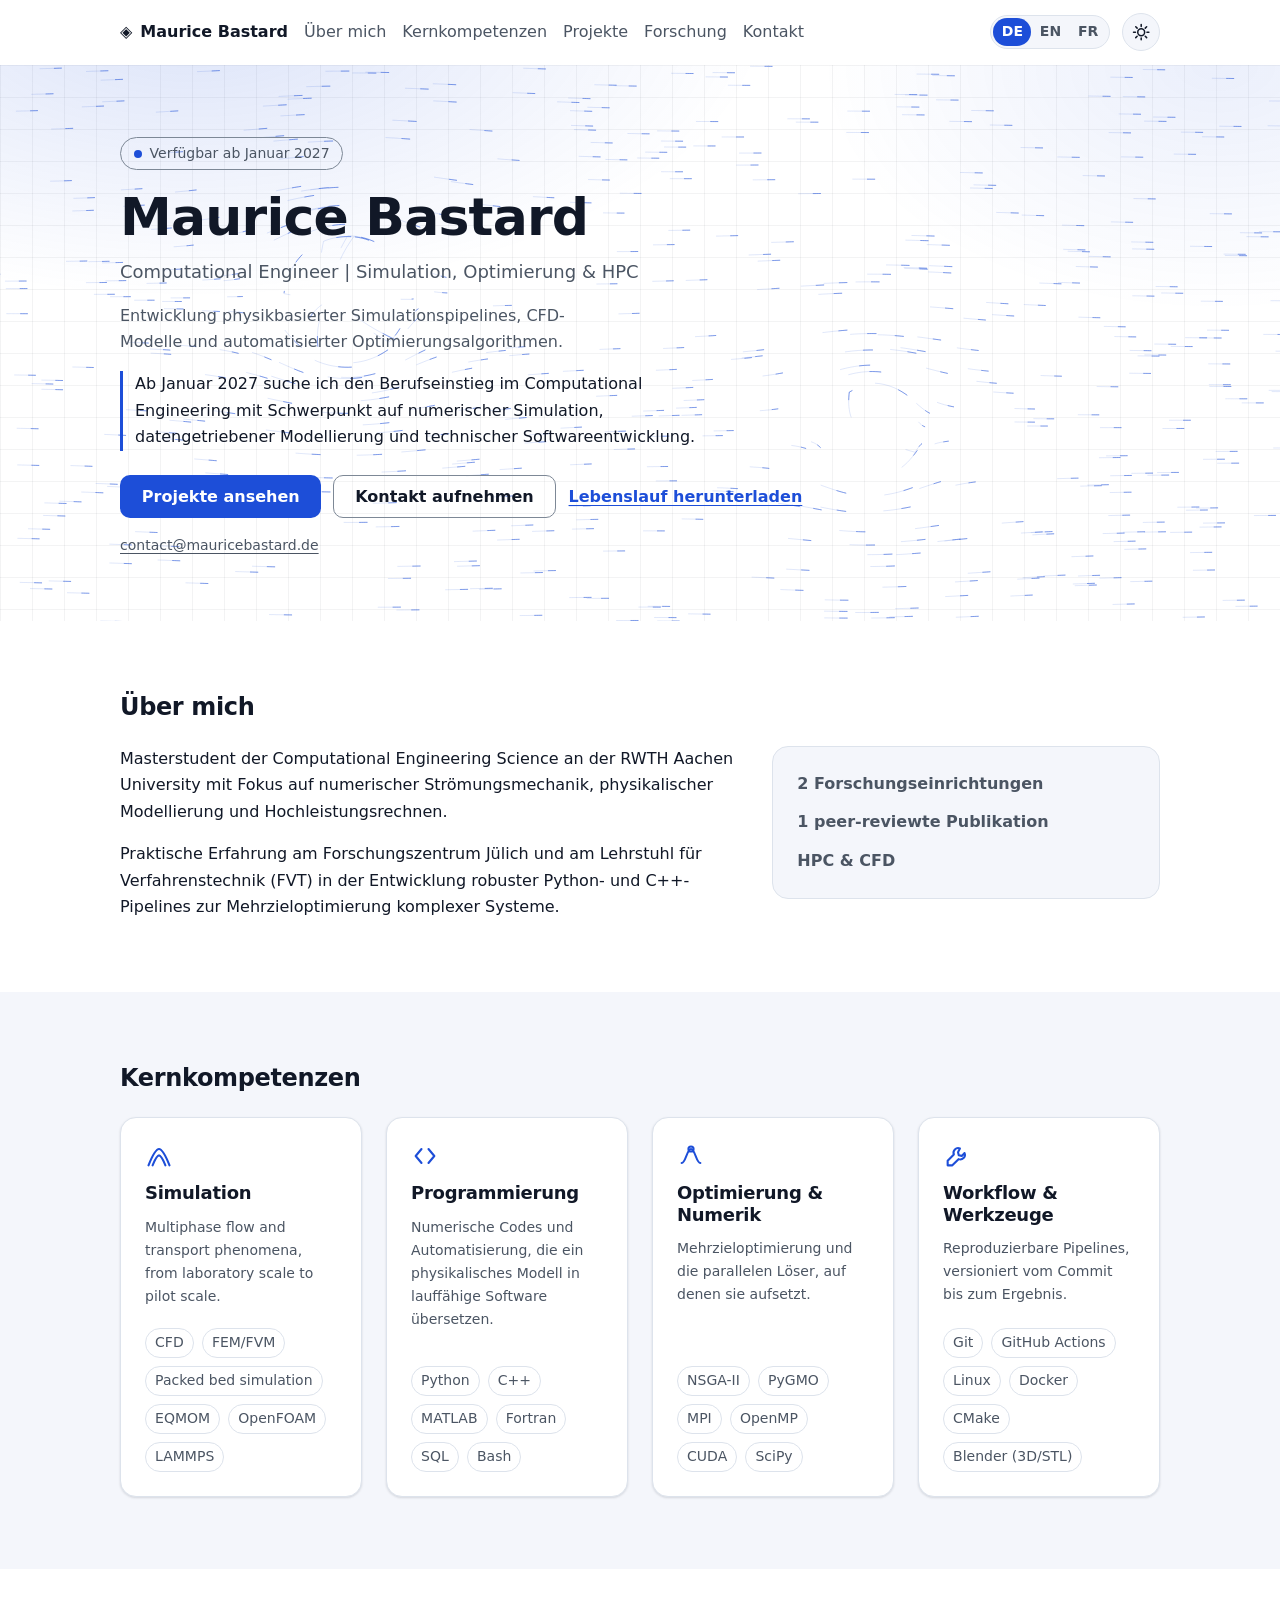
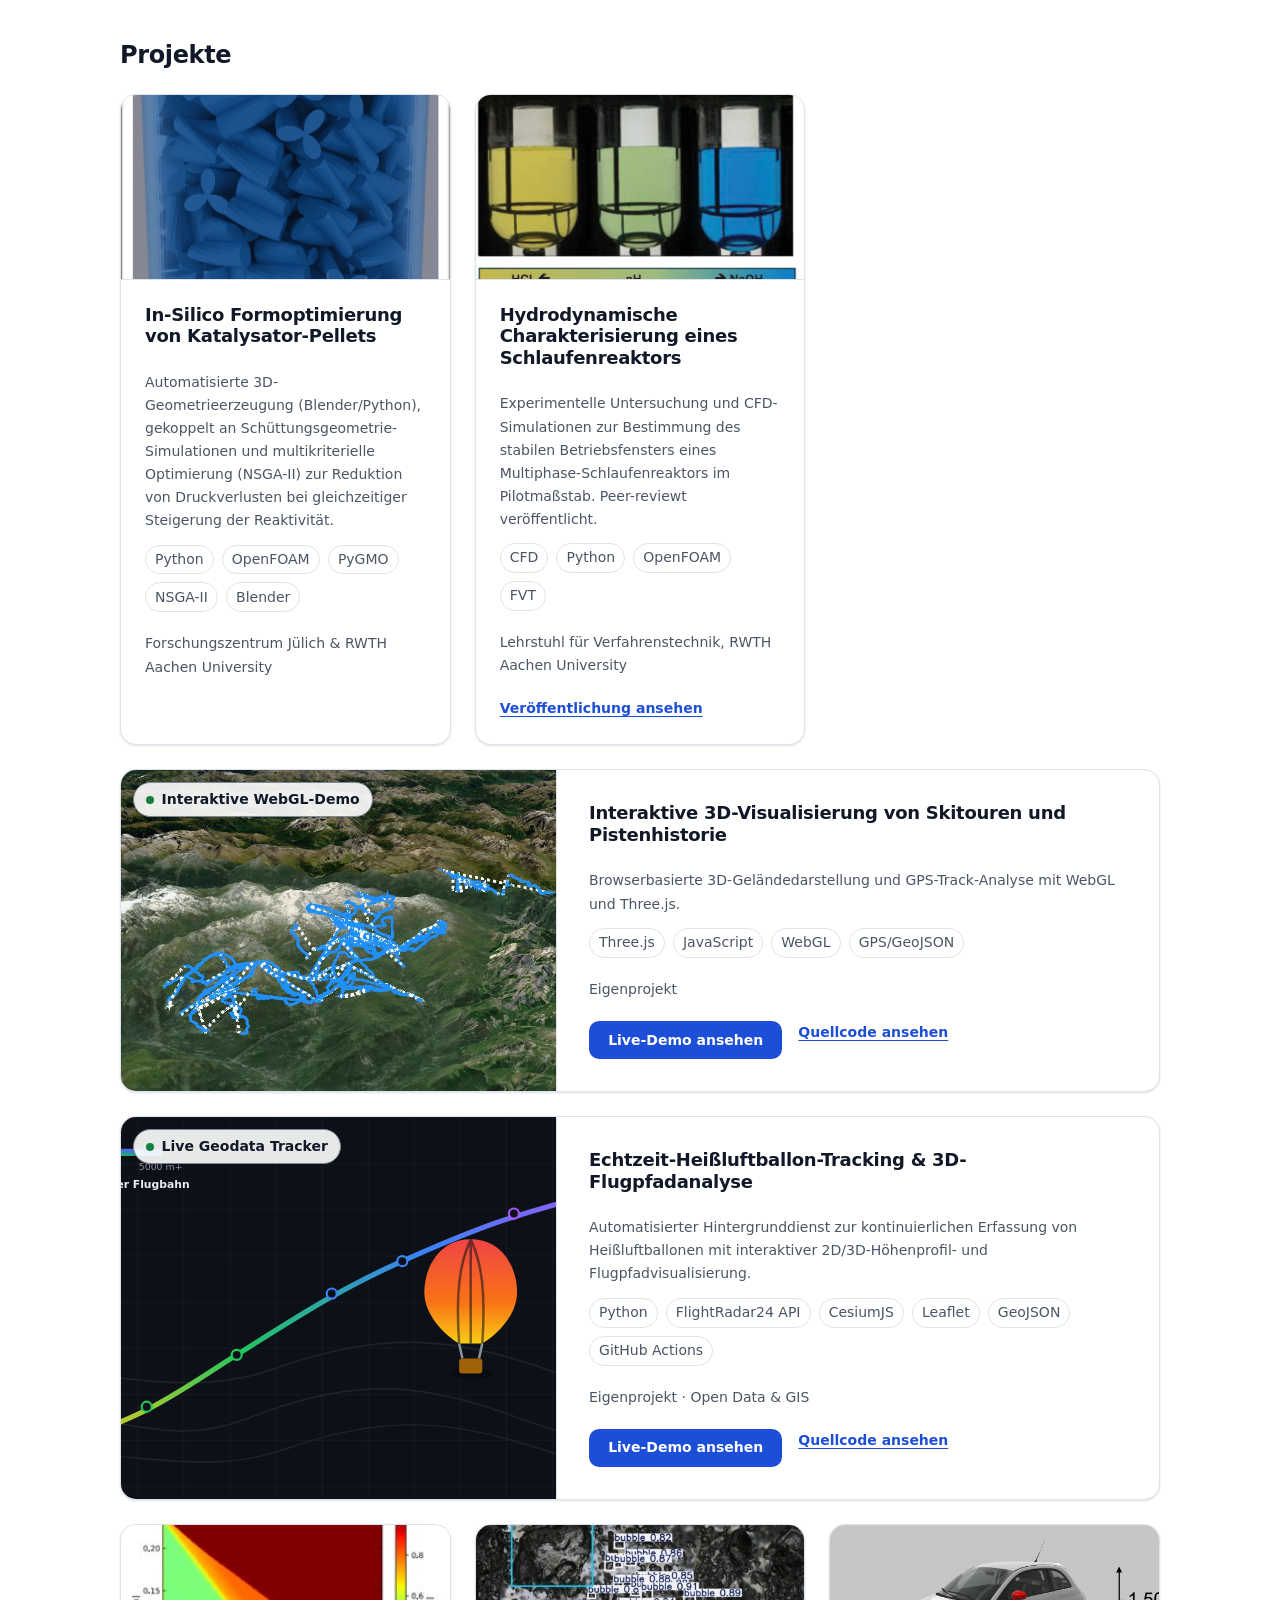
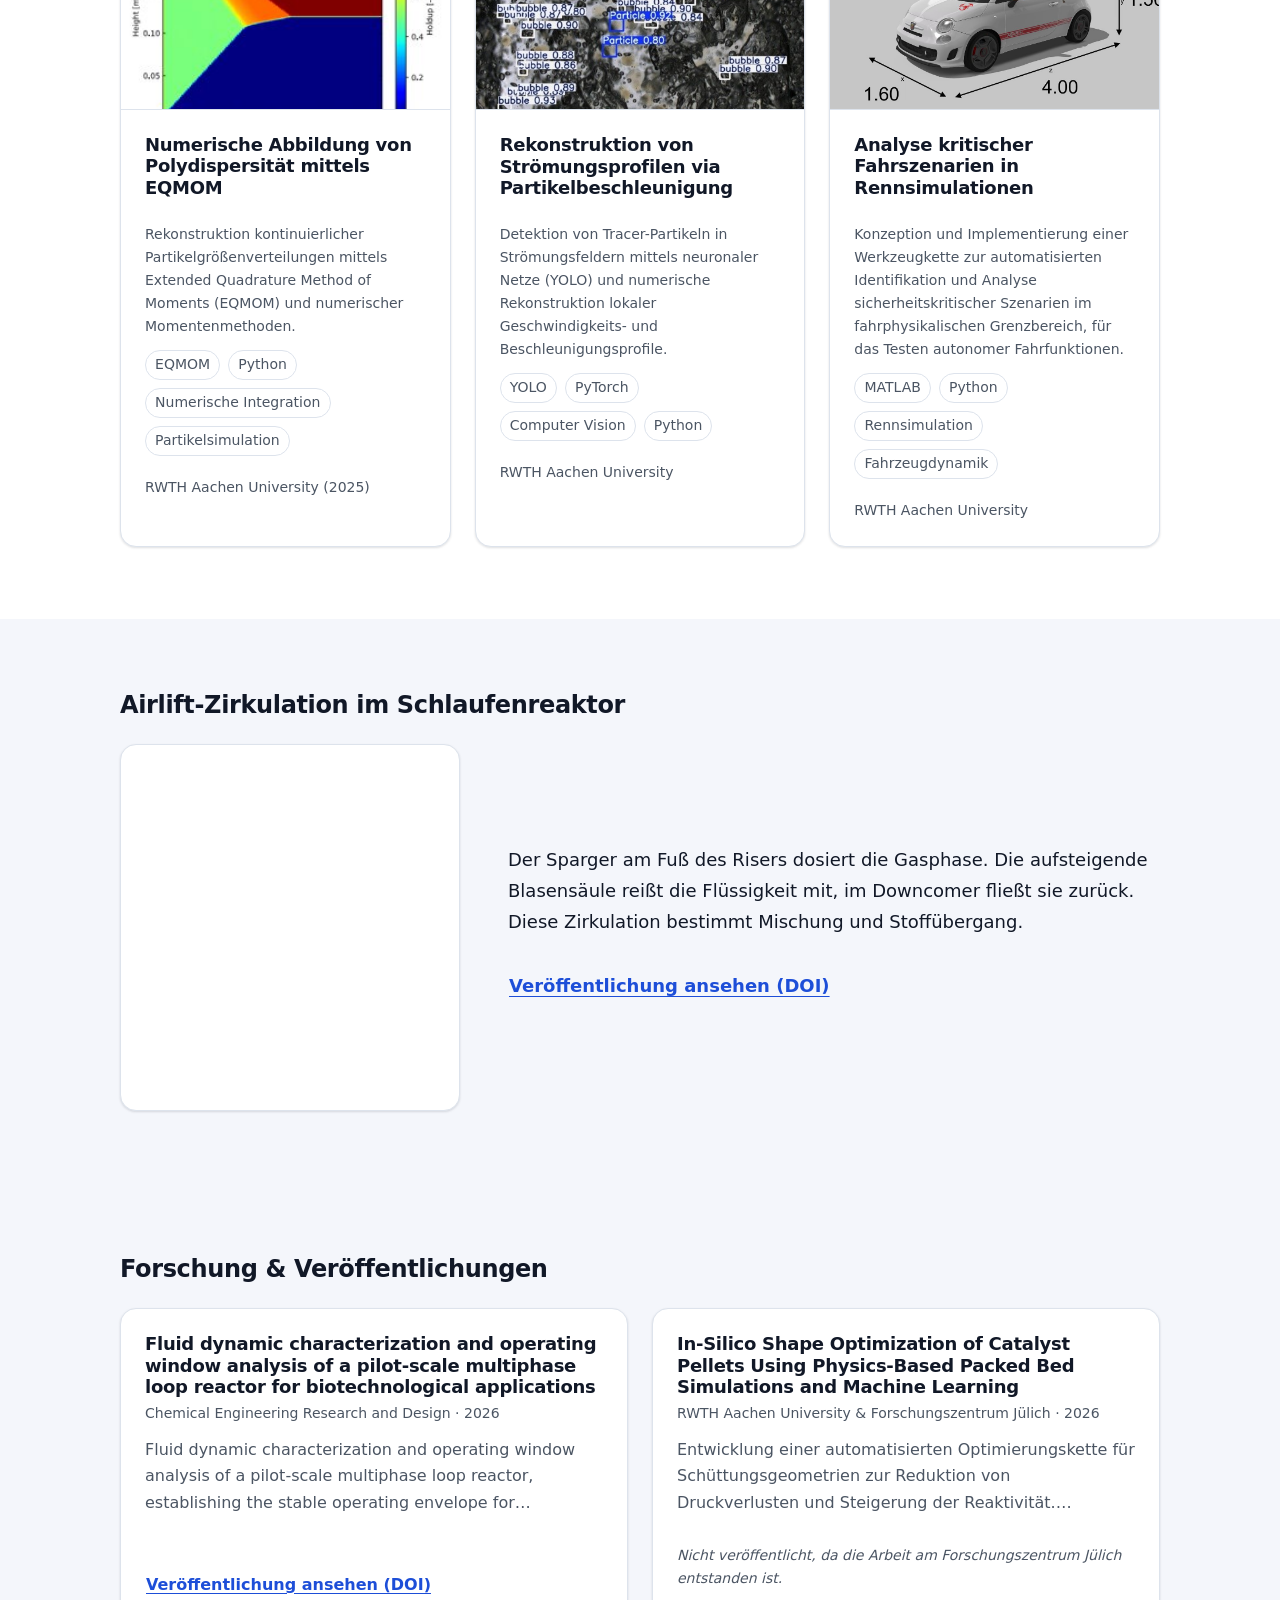
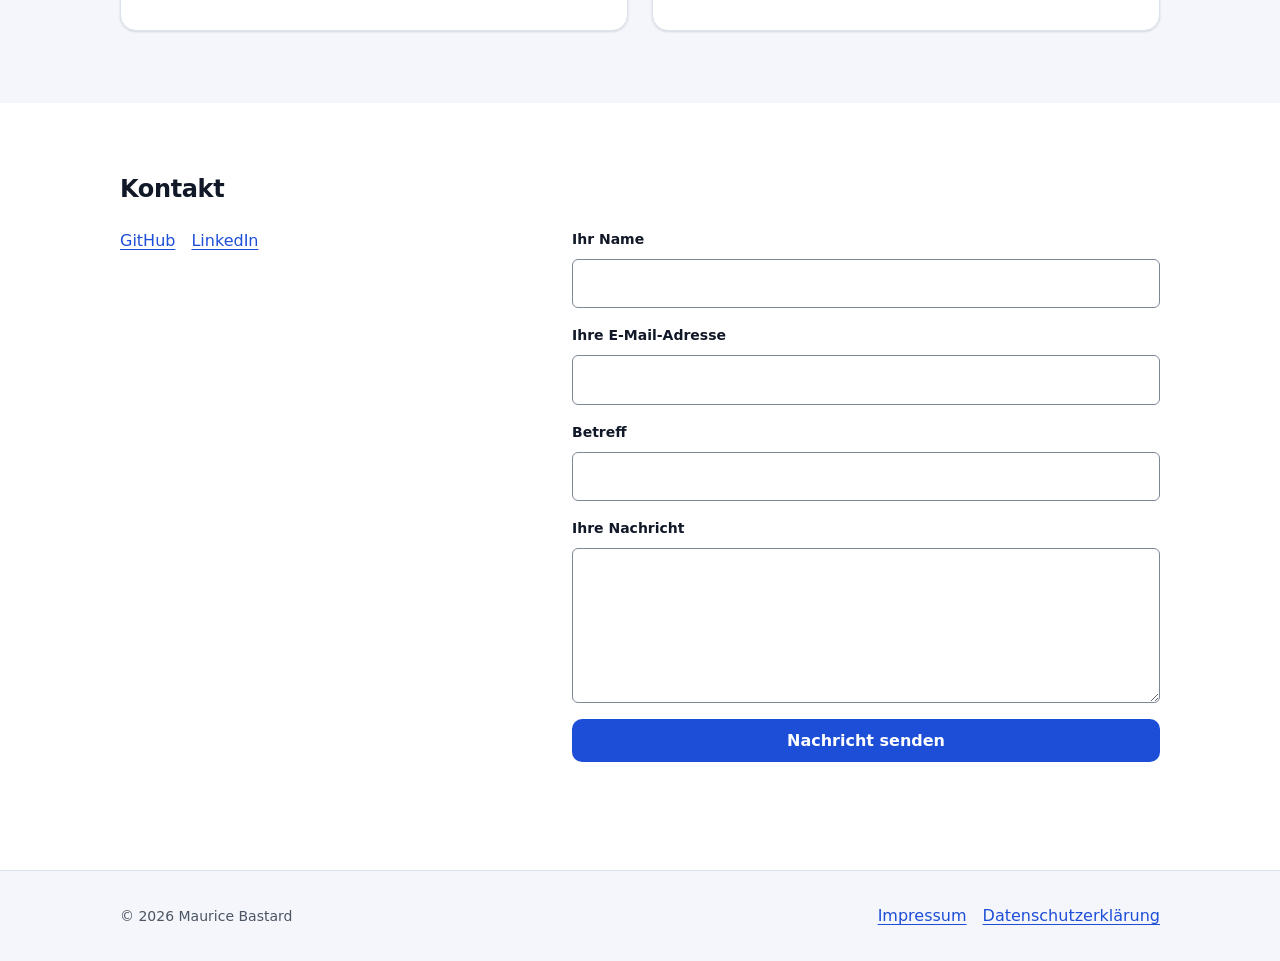
<file: index.html>
<!DOCTYPE html>
<html lang="de">
<head>
<meta charset="utf-8">
<meta name="viewport" content="width=device-width, initial-scale=1">
<title data-i18n="meta.title">Maurice Bastard — Computational Engineer</title>
<meta name="description" data-i18n="meta.description" data-i18n-attr="content" content="Portfolio von Maurice Bastard, Computational Engineer mit Schwerpunkt physikalische Simulation, Optimierung und Hochleistungsrechnen.">
<link rel="icon" href="assets/img/favicon.svg" type="image/svg+xml">
<link rel="canonical" href="https://mauricebastard.de/">
<link rel="stylesheet" href="assets/css/style.css">
<script type="application/ld+json">
{
  "@context": "https://schema.org",
  "@type": "ProfilePage",
  "mainEntity": {
    "@type": "Person",
    "name": "Maurice Bastard",
    "url": "https://mauricebastard.de/",
    "jobTitle": "Computational Engineer",
    "email": "contact@mauricebastard.de",
    "sameAs": [
      "https://github.com/MauriceBa",
      "https://www.linkedin.com/in/maurice-bastard-658ba7161"
    ]
  }
}
</script>
<meta property="og:title" content="Maurice Bastard — Computational Engineer">
<meta property="og:description" content="Portfolio von Maurice Bastard, Computational Engineer mit Schwerpunkt physikalische Simulation, Optimierung und Hochleistungsrechnen.">
<meta property="og:type" content="website">
<!-- Social scrapers do not execute this page's JavaScript, so og:title and
     og:description stay German-only on purpose. og:image and og:url must be
     ABSOLUTE: Facebook, LinkedIn and Slack silently drop a relative path.
     The origin below must match the CNAME at the repo root. -->
<meta property="og:url" content="https://mauricebastard.de/">
<meta property="og:image" content="https://mauricebastard.de/assets/img/og-image.png">
<meta property="og:image:width" content="1200">
<meta property="og:image:height" content="630">
<meta property="og:image:alt" content="Maurice Bastard — Computational Engineer">
<meta name="twitter:card" content="summary_large_image">
<script>
/* Marks the document as script-enabled, so CSS hides the collapsible nav only
   when JS is present to actually open it. Without this, a scripting-disabled
   visitor on a phone would get a permanently dead hamburger button. */
document.documentElement.classList.add("js");
</script>
<script>
/* Resolve the theme before first paint so the page never flashes the wrong one.
   main.js is deferred and therefore not executed yet, so this deliberately
   repeats resolveTheme()'s precedence rather than calling it. */
(function () {
  var stored = null;
  try { stored = window.localStorage.getItem("portfolio-theme"); } catch (e) { stored = null; }
  var value = typeof stored === "string" ? stored.trim().toLowerCase() : "";
  var prefersDark = false;
  try { prefersDark = window.matchMedia("(prefers-color-scheme: dark)").matches; } catch (e) { prefersDark = false; }
  document.documentElement.dataset.theme =
    value === "dark" ? "dark" : value === "light" ? "light" : prefersDark ? "dark" : "light";
})();
</script>
<script src="assets/js/i18n.js" defer></script>
<script src="assets/js/main.js" defer></script>
<script src="assets/js/reactor.js" defer></script>
</head>
<body>

<a class="skip-link" href="#main" data-i18n="nav.skip">Zum Inhalt springen</a>

<header id="site-header" class="site-header">
  <div class="container site-header__inner">
    <a class="site-header__brand" href="#main">
      <span aria-hidden="true">◈</span>
      <span data-i18n="hero.name">Maurice Bastard</span>
    </a>

    <button id="nav-toggle" class="nav-toggle" type="button"
            aria-expanded="false" aria-controls="nav-menu"
            aria-label="Menü öffnen">

      <span class="nav-toggle__bars" aria-hidden="true"></span>
    </button>

    <nav id="nav-menu" class="site-nav" data-i18n="nav.label" data-i18n-attr="aria-label" aria-label="Hauptnavigation">
      <ul class="site-nav__list">
        <li><a href="#about" data-i18n="nav.about">Über mich</a></li>
        <li><a href="#skills" data-i18n="nav.skills">Kernkompetenzen</a></li>
        <li><a href="#projects" data-i18n="nav.projects">Projekte</a></li>
        <li><a href="#research" data-i18n="nav.research">Forschung</a></li>
        <li><a href="#contact" data-i18n="nav.contact">Kontakt</a></li>
      </ul>
    </nav>

    <div class="site-header__controls">
      <div id="lang-group" class="lang-group" role="group" data-i18n="lang.label" data-i18n-attr="aria-label" aria-label="Sprache">
        <button type="button" data-lang="de" aria-pressed="true" lang="de">DE</button>
        <button type="button" data-lang="en" aria-pressed="false" lang="en">EN</button>
        <button type="button" data-lang="fr" aria-pressed="false" lang="fr">FR</button>
      </div>

      <button id="theme-toggle" class="theme-toggle" type="button"
              aria-pressed="false" aria-label="Zum dunklen Modus wechseln">
        <svg class="theme-toggle__sun" viewBox="0 0 24 24" aria-hidden="true" focusable="false">
          <circle cx="12" cy="12" r="4.5" fill="none" stroke="currentColor" stroke-width="2"/>
          <path d="M12 2v2.5M12 19.5V22M2 12h2.5M19.5 12H22M4.9 4.9l1.8 1.8M17.3 17.3l1.8 1.8M19.1 4.9l-1.8 1.8M6.7 17.3l-1.8 1.8"
                fill="none" stroke="currentColor" stroke-width="2" stroke-linecap="round"/>
        </svg>
        <svg class="theme-toggle__moon" viewBox="0 0 24 24" aria-hidden="true" focusable="false">
          <path d="M20 14.5A8.5 8.5 0 019.5 4a8.5 8.5 0 1010.5 10.5z"
                fill="none" stroke="currentColor" stroke-width="2" stroke-linejoin="round"/>
        </svg>
      </button>
    </div>
  </div>
</header>

<main id="main" class="main" tabindex="-1">

  <!-- ============================== HERO ============================== -->
  <section id="hero" class="section hero" aria-labelledby="hero-heading">
    <div class="hero__backdrop" aria-hidden="true">
              <canvas class="hero__mesh"></canvas>
            </div>
    <div class="container hero__inner">
      <p class="hero__availability">
        <span class="dot" aria-hidden="true"></span>
        <span data-i18n="hero.availability">Verfügbar ab Januar 2027</span>
      </p>
      <h1 id="hero-heading" class="hero__name" data-i18n="hero.name">Maurice Bastard</h1>
      <p class="hero__role" data-i18n="hero.role">Computational Engineer | Simulation, Optimierung &amp; HPC</p>
      <p class="hero__intro" data-i18n="hero.intro">Entwicklung physikbasierter Simulationspipelines, CFD-Modelle und automatisierter Optimierungsalgorithmen.</p>
      <p class="hero__goal" data-i18n="hero.goal">Ab Januar 2027 suche ich den Berufseinstieg im Computational Engineering mit Schwerpunkt auf numerischer Simulation, datengetriebener Modellierung und technischer Softwareentwicklung.</p>
      <div class="hero__actions">
        <a class="btn btn--primary" href="#projects" data-i18n="hero.cta.projects">Projekte ansehen</a>
        <a class="btn btn--ghost" href="#contact" data-i18n="hero.cta.contact">Kontakt aufnehmen</a>
        <a id="cv-download" class="btn btn--quiet" href="assets/pdf/CV_DE_Maurice_Bastard.pdf"
           download="CV_DE_Maurice_Bastard.pdf"
           data-i18n="hero.cta.resume">Lebenslauf herunterladen</a>
      </div>
      <p class="hero__mail">
        <a href="mailto:contact@mauricebastard.de">contact@mauricebastard.de</a>
      </p>
    </div>
  </section>

  <!-- ============================ ÜBER MICH ============================ -->
  <section id="about" class="section" aria-labelledby="about-heading">
    <div class="container">
      <h2 id="about-heading" class="section__title" data-i18n="about.heading">Über mich</h2>
      <div class="about">
        <div class="about__text">
          <p data-i18n="about.p1">Masterstudent der Computational Engineering Science an der RWTH Aachen University mit Fokus auf numerischer Strömungsmechanik, physikalischer Modellierung und Hochleistungsrechnen.</p>
          <p data-i18n="about.p2">Praktische Erfahrung am Forschungszentrum Jülich und am Lehrstuhl für Verfahrenstechnik (FVT) in der Entwicklung robuster Python- und C++-Pipelines zur Mehrzieloptimierung komplexer Systeme.</p>
        </div>
        <ul class="stats">
          <li class="stats__item" data-i18n="about.stat1">2 Forschungseinrichtungen</li>
          <li class="stats__item" data-i18n="about.stat2">1 peer-reviewte Publikation</li>
          <li class="stats__item" data-i18n="about.stat3">HPC &amp; CFD</li>
        </ul>
      </div>
    </div>
  </section>

  <!-- ======================= KERNKOMPETENZEN ======================= -->
  <section id="skills" class="section section--alt" aria-labelledby="skills-heading">
    <div class="container">
      <h2 id="skills-heading" class="section__title" data-i18n="skills.heading">Kernkompetenzen</h2>

      <div class="cards cards--4">
        <article class="card skill">
          <h3 class="skill__title" data-i18n="skills.simulation.title">Simulation</h3>
          <svg class="skill__icon" viewBox="0 0 24 24" aria-hidden="true" focusable="false">
            <path d="M3 20c4-10 7-14 9-14s5 4 9 14M6.5 20c2.5-6 4-8.5 5.5-8.5S15 14 17.5 20"
                  fill="none" stroke="currentColor" stroke-width="1.8" stroke-linecap="round"/>
          </svg>
          <p class="skill__desc" data-i18n="skills.simulation.desc">Multiphase flow and transport phenomena, from laboratory scale to pilot scale.</p>
          <ul class="badges">
            <li class="badge" data-i18n="skills.simulation.tag1">CFD</li>
            <li class="badge" data-i18n="skills.simulation.tag2">FEM/FVM</li>
            <li class="badge" data-i18n="skills.simulation.tag3">Packed bed simulation</li>
            <li class="badge" data-i18n="skills.simulation.tag4">EQMOM</li>
            <li class="badge" data-i18n="skills.simulation.tag5">OpenFOAM</li>
            <li class="badge" data-i18n="skills.simulation.tag6">LAMMPS</li>
          </ul>
        </article>

        <article class="card skill">
          <h3 class="skill__title" data-i18n="skills.languages.title">Programmierung</h3>
          <svg class="skill__icon" viewBox="0 0 24 24" aria-hidden="true" focusable="false">
            <path d="M9 18l-5-6 5-6M15 6l5 6-5 6" fill="none" stroke="currentColor"
                  stroke-width="1.8" stroke-linecap="round" stroke-linejoin="round"/>
          </svg>
          <p class="skill__desc" data-i18n="skills.languages.desc">Numerische Codes und Automatisierung, die ein physikalisches Modell in lauffähige Software übersetzen.</p>
          <ul class="badges">
            <li class="badge" data-i18n="skills.languages.tag1">Python</li>
            <li class="badge" data-i18n="skills.languages.tag2">C++</li>
            <li class="badge" data-i18n="skills.languages.tag3">MATLAB</li>
            <li class="badge" data-i18n="skills.languages.tag4">Fortran</li>
            <li class="badge" data-i18n="skills.languages.tag5">SQL</li>
            <li class="badge" data-i18n="skills.languages.tag6">Bash</li>
          </ul>
        </article>

        <article class="card skill">
          <h3 class="skill__title" data-i18n="skills.numerics.title">Optimierung &amp; Numerik</h3>
          <svg class="skill__icon" viewBox="0 0 24 24" aria-hidden="true" focusable="false">
            <path d="M4 18c3.5 0 4.5-12 8-12s4.5 12 8 12" fill="none" stroke="currentColor"
                  stroke-width="1.8" stroke-linecap="round"/>
            <circle cx="12" cy="6" r="2.2" fill="none" stroke="currentColor" stroke-width="1.8"/>
          </svg>
          <p class="skill__desc" data-i18n="skills.numerics.desc">Mehrzieloptimierung und die parallelen Löser, auf denen sie aufsetzt.</p>
          <ul class="badges">
            <li class="badge" data-i18n="skills.numerics.tag1">NSGA-II</li>
            <li class="badge" data-i18n="skills.numerics.tag2">PyGMO</li>
            <li class="badge" data-i18n="skills.numerics.tag3">MPI</li>
            <li class="badge" data-i18n="skills.numerics.tag4">OpenMP</li>
            <li class="badge" data-i18n="skills.numerics.tag5">CUDA</li>
            <li class="badge" data-i18n="skills.numerics.tag6">SciPy</li>
          </ul>
        </article>

        <article class="card skill">
          <h3 class="skill__title" data-i18n="skills.workflow.title">Workflow &amp; Werkzeuge</h3>
          <svg class="skill__icon" viewBox="0 0 24 24" aria-hidden="true" focusable="false">
            <path d="M14.5 5.5a4 4 0 00-5.2 5.2L4 16v4h4l5.3-5.3a4 4 0 005.2-5.2l-2.4 2.4-2.6-.6-.6-2.6z"
                  fill="none" stroke="currentColor" stroke-width="1.8"
                  stroke-linecap="round" stroke-linejoin="round"/>
          </svg>
          <p class="skill__desc" data-i18n="skills.workflow.desc">Reproduzierbare Pipelines, versioniert vom Commit bis zum Ergebnis.</p>
          <ul class="badges">
            <li class="badge" data-i18n="skills.workflow.tag1">Git</li>
            <li class="badge" data-i18n="skills.workflow.tag2">GitHub Actions</li>
            <li class="badge" data-i18n="skills.workflow.tag3">Linux</li>
            <li class="badge" data-i18n="skills.workflow.tag4">Docker</li>
            <li class="badge" data-i18n="skills.workflow.tag5">CMake</li>
            <li class="badge" data-i18n="skills.workflow.tag6">Blender (3D/STL)</li>
          </ul>
        </article>
      </div>
    </div>
  </section>

  <!-- ============================ PROJEKTE ============================ -->
<section id="projects" class="section" aria-labelledby="projects-heading">
    <div class="container">
      <h2 id="projects-heading" class="section__title" data-i18n="projects.heading">Projekte</h2>

      <div id="project-grid" class="cards cards--3">

        <article class="card project">
          <button class="project__zoom" type="button" data-i18n="project.zoom" data-i18n-attr="aria-label" aria-label="Bild vergrößern">

            <img class="project__media" src="assets/img/Masterarbeit_Schuettung.jpg" alt="" loading="lazy" width="917" height="516">

          </button>
          <div class="project__body">
            <h3 data-i18n="project1.title">In-Silico Formoptimierung von Katalysator-Pellets</h3>
            <p class="project__text" data-i18n="project1.text">Automatisierte 3D-Geometrieerzeugung (Blender/Python), gekoppelt an Schüttungsgeometrie-Simulationen und multikriterielle Optimierung (NSGA-II) zur Reduktion von Druckverlusten bei gleichzeitiger Steigerung der Reaktivität.</p>
            <ul class="badges">
              <li class="badge" data-i18n="project1.tag1">Python</li>
              <li class="badge" data-i18n="project1.tag2">OpenFOAM</li>
              <li class="badge" data-i18n="project1.tag3">PyGMO</li>
              <li class="badge" data-i18n="project1.tag4">NSGA-II</li>
              <li class="badge" data-i18n="project1.tag5">Blender</li>
            </ul>
            <p class="project__note" data-i18n="project1.institution">Forschungszentrum Jülich &amp; RWTH Aachen University</p>
          </div>
        </article>

        <article class="card project">
          <button class="project__zoom" type="button" data-i18n="project.zoom" data-i18n-attr="aria-label" aria-label="Bild vergrößern">

            <img class="project__media" src="assets/img/Paper_Reaktor.jpg" alt="" loading="lazy" width="379" height="237">

          </button>
          <div class="project__body">
            <h3 data-i18n="project2.title">Hydrodynamische Charakterisierung eines Schlaufenreaktors</h3>
            <p class="project__text" data-i18n="project2.text">Experimentelle Untersuchung und CFD-Simulationen zur Bestimmung des stabilen Betriebsfensters eines Multiphase-Schlaufenreaktors im Pilotmaßstab. Peer-reviewt veröffentlicht.</p>
            <ul class="badges">
              <li class="badge" data-i18n="project2.tag1">CFD</li>
              <li class="badge" data-i18n="project2.tag2">Python</li>
              <li class="badge" data-i18n="project2.tag3">OpenFOAM</li>
              <li class="badge" data-i18n="project2.tag4">FVT</li>
            </ul>
            <p class="project__note" data-i18n="project2.institution">Lehrstuhl für Verfahrenstechnik, RWTH Aachen University</p>
            <p class="project__links">
              <a href="https://doi.org/10.1016/j.cherd.2026.06.054" target="_blank" rel="noopener noreferrer" data-i18n="project2.paper">Veröffentlichung ansehen</a>
            </p>
          </div>
        </article>

<article class="card project project--featured">
          <button class="project__zoom" type="button" data-i18n="project.zoom" data-i18n-attr="aria-label" aria-label="Bild vergrößern">

            <img class="project__media" src="assets/img/Slopes_Aerial.jpg" alt="" loading="lazy" width="943" height="530">
            <span class="project__live">
              <span class="project__live-dot" aria-hidden="true"></span>
              <span data-i18n="project6.live">Interaktive WebGL-Demo</span>
            </span>

          </button>
          <div class="project__body">
            <h3 data-i18n="project6.title">Interaktive 3D-Visualisierung von Skitouren und Pistenhistorie</h3>
            <p class="project__text" data-i18n="project6.text">Browserbasierte 3D-Geländedarstellung und GPS-Track-Analyse mit WebGL und Three.js.</p>
            <ul class="badges">
              <li class="badge" data-i18n="project6.tag1">Three.js</li>
              <li class="badge" data-i18n="project6.tag2">JavaScript</li>
              <li class="badge" data-i18n="project6.tag3">WebGL</li>
              <li class="badge" data-i18n="project6.tag4">GPS/GeoJSON</li>
            </ul>
            <p class="project__note" data-i18n="project6.institution">Eigenprojekt</p>
            <p class="project__links">
              <a class="btn btn--primary" href="/slopes/" target="_blank" rel="noopener noreferrer" data-i18n="project6.demo">Live-Demo ansehen</a>
              <a href="https://github.com/MauriceBa/computational-portfolio/tree/main/slopes" target="_blank" rel="noopener noreferrer" data-i18n="project6.repo">Quellcode ansehen</a>
            </p>
          </div>
        </article>

        <article class="card project project--featured">
          <button class="project__zoom" type="button" data-i18n="project.zoom" data-i18n-attr="aria-label" aria-label="Bild vergrößern">

            <img class="project__media" src="assets/img/Balloon_Track.svg" alt="" loading="lazy" width="943" height="530">
            <span class="project__live">
              <span class="project__live-dot" aria-hidden="true"></span>
              <span data-i18n="project7.live">Live Geodata Tracker</span>
            </span>

          </button>
          <div class="project__body">
            <h3 data-i18n="project7.title">Echtzeit-Heißluftballon-Tracking &amp; 3D-Flugpfadanalyse</h3>
            <p class="project__text" data-i18n="project7.text">Automatisierter Hintergrunddienst zur kontinuierlichen Erfassung von Heißluftballonen mit interaktiver 2D/3D-Höhenprofil- und Flugpfadvisualisierung.</p>
            <ul class="badges">
              <li class="badge" data-i18n="project7.tag1">Python</li>
              <li class="badge" data-i18n="project7.tag2">FlightRadar24 API</li>
              <li class="badge" data-i18n="project7.tag3">CesiumJS</li>
              <li class="badge" data-i18n="project7.tag4">Leaflet</li>
              <li class="badge" data-i18n="project7.tag5">GeoJSON</li>
              <li class="badge" data-i18n="project7.tag6">GitHub Actions</li>
            </ul>
            <p class="project__note" data-i18n="project7.institution">Eigenprojekt · Open Data &amp; GIS</p>
            <p class="project__links">
              <a class="btn btn--primary" href="/hot-air-balloon-tracking/" target="_blank" rel="noopener noreferrer" data-i18n="project7.demo">Live-Demo ansehen</a>
              <a href="https://github.com/MauriceBa/computational-portfolio/tree/main/hot-air-balloon-tracking" target="_blank" rel="noopener noreferrer" data-i18n="project7.repo">Quellcode ansehen</a>
            </p>
          </div>
        </article>
        <article class="card project">
          <button class="project__zoom" type="button" data-i18n="project.zoom" data-i18n-attr="aria-label" aria-label="Bild vergrößern">

            <img class="project__media" src="assets/img/Bachelorarbeit_EQMOM.jpg" alt="" loading="lazy" width="296" height="234">

          </button>
          <div class="project__body">
            <h3 data-i18n="project3.title">Numerische Abbildung von Polydispersität mittels EQMOM</h3>
            <p class="project__text" data-i18n="project3.text">Rekonstruktion kontinuierlicher Partikelgrößenverteilungen mittels Extended Quadrature Method of Moments (EQMOM) und numerischer Momentenmethoden.</p>
            <ul class="badges">
              <li class="badge" data-i18n="project3.tag1">EQMOM</li>
              <li class="badge" data-i18n="project3.tag2">Python</li>
              <li class="badge" data-i18n="project3.tag3">Numerische Integration</li>
              <li class="badge" data-i18n="project3.tag4">Partikelsimulation</li>
            </ul>
            <p class="project__note" data-i18n="project3.institution">RWTH Aachen University (2025)</p>
          </div>
        </article>

        <article class="card project">
          <button class="project__zoom" type="button" data-i18n="project.zoom" data-i18n-attr="aria-label" aria-label="Bild vergrößern">

            <img class="project__media" src="assets/img/Seminararbeit_Yolo.jpg" alt="" loading="lazy" width="497" height="497">

          </button>
          <div class="project__body">
            <h3 data-i18n="project4.title">Rekonstruktion von Strömungsprofilen via Partikelbeschleunigung</h3>
            <p class="project__text" data-i18n="project4.text">Detektion von Tracer-Partikeln in Strömungsfeldern mittels neuronaler Netze (YOLO) und numerische Rekonstruktion lokaler Geschwindigkeits- und Beschleunigungsprofile.</p>
            <ul class="badges">
              <li class="badge" data-i18n="project4.tag1">YOLO</li>
              <li class="badge" data-i18n="project4.tag2">PyTorch</li>
              <li class="badge" data-i18n="project4.tag3">Computer Vision</li>
              <li class="badge" data-i18n="project4.tag4">Python</li>
            </ul>
            <p class="project__note" data-i18n="project4.institution">RWTH Aachen University</p>
          </div>
        </article>

        <article class="card project">
          <button class="project__zoom" type="button" data-i18n="project.zoom" data-i18n-attr="aria-label" aria-label="Bild vergrößern">

            <img class="project__media" src="assets/img/Projektarbeit_Car.jpg" alt="" loading="lazy" width="1200" height="641">

          </button>
          <div class="project__body">
            <h3 data-i18n="project5.title">Analyse kritischer Fahrszenarien in Rennsimulationen</h3>
            <p class="project__text" data-i18n="project5.text">Konzeption und Implementierung einer Werkzeugkette zur automatisierten Identifikation und Analyse sicherheitskritischer Szenarien im fahrphysikalischen Grenzbereich, für das Testen autonomer Fahrfunktionen.</p>
            <ul class="badges">
              <li class="badge" data-i18n="project5.tag1">MATLAB</li>
              <li class="badge" data-i18n="project5.tag2">Python</li>
              <li class="badge" data-i18n="project5.tag3">Rennsimulation</li>
              <li class="badge" data-i18n="project5.tag4">Fahrzeugdynamik</li>
            </ul>
            <p class="project__note" data-i18n="project5.institution">RWTH Aachen University</p>
          </div>
        </article>

      </div>
    </div>
  </section>

  <!-- =========================== AIRLIFT-REAKTOR =========================== -->
  <section id="reactor-band" class="section section--alt" aria-labelledby="reactor-band-heading">
    <div class="container">
      <h2 id="reactor-band-heading" class="section__title" data-i18n="reactor.heading">Airlift-Zirkulation im Schlaufenreaktor</h2>

      <div class="reactor-band__grid">
        <figure class="reactor-band__stage">
          <canvas id="reactor" role="img" data-i18n="reactor.canvasLabel"
                  data-i18n-attr="aria-label"
                  aria-label="Animation eines Schlaufenreaktors: Luftblasen steigen im Riser auf, Partikel zirkulieren über den Downcomer zurück nach unten."></canvas>
        </figure>
        <div class="reactor-band__copy">
          <p data-i18n="reactor.text">Der Sparger am Fuß des Risers dosiert die Gasphase. Die aufsteigende
             Blasensäule reißt die Flüssigkeit mit, im Downcomer fließt sie zurück. Diese
             Zirkulation bestimmt Mischung und Stoffübergang.</p>
          <p>
            <a class="btn btn--quiet" href="https://doi.org/10.1016/j.cherd.2026.06.054"
               target="_blank" rel="noopener noreferrer" data-i18n="research.1.doi">Veröffentlichung ansehen (DOI)</a>
          </p>
        </div>
      </div>
    </div>
  </section>

  <!-- ==================== FORSCHUNG & VERÖFFENTLICHUNGEN ==================== -->
  <section id="research" class="section section--alt" aria-labelledby="research-heading">
    <div class="container">
      <h2 id="research-heading" class="section__title" data-i18n="research.heading">Forschung &amp; Veröffentlichungen</h2>

      <div class="entries">
        <article class="card entry">
          <h3 class="entry__title" data-i18n="research.1.title">Fluid dynamic characterization and operating window analysis of a pilot-scale multiphase loop reactor for biotechnological applications</h3>
          <p class="entry__meta" data-i18n="research.1.meta">Chemical Engineering Research and Design · 2026</p>
          <p class="entry__abstract" data-i18n="research.1.abstract">Fluid dynamic characterization and operating window analysis of a pilot-scale multiphase loop reactor, establishing the stable operating envelope for biotechnological use. Peer-reviewed journal article.</p>
          <p class="entry__actions">
            <a class="btn btn--quiet" href="https://doi.org/10.1016/j.cherd.2026.06.054"
               target="_blank" rel="noopener noreferrer"
               data-i18n="research.1.doi">Veröffentlichung ansehen (DOI)</a>
          </p>
        </article>

        <article class="card entry">
          <h3 class="entry__title" data-i18n="research.2.title">In-Silico Shape Optimization of Catalyst Pellets Using Physics-Based Packed Bed Simulations and Machine Learning</h3>
          <p class="entry__meta" data-i18n="research.2.meta">RWTH Aachen University &amp; Forschungszentrum Jülich · 2026</p>
          <p class="entry__abstract" data-i18n="research.2.abstract">Entwicklung einer automatisierten Optimierungskette für Schüttungsgeometrien zur Reduktion von Druckverlusten und Steigerung der Reaktivität. Masterarbeit im Rahmen eines gemeinsamen Forschungsprojekts.</p>
          <p class="entry__note" data-i18n="research.2.confidential">Nicht veröffentlicht, da die Arbeit am Forschungszentrum Jülich entstanden ist.</p>
        </article>
      </div>
    </div>
  </section>

  <!-- ============================= KONTAKT ============================= -->
  <section id="contact" class="section" aria-labelledby="contact-heading">
    <div class="container">
      <h2 id="contact-heading" class="section__title" data-i18n="contact.heading">Kontakt</h2>
      <div class="contact">
        <div class="contact__aside">
          <p class="contact__social">
            <a href="https://github.com/MauriceBa" target="_blank" rel="noopener noreferrer" data-i18n="contact.github">GitHub</a>
            <a href="https://www.linkedin.com/in/maurice-bastard-658ba7161" target="_blank" rel="noopener noreferrer" data-i18n="contact.linkedin">LinkedIn</a>
          </p>
        </div>

        <form id="contact-form" class="contact__form" novalidate>
          <input type="hidden" name="access_key" value="630f01b9-f196-4670-8712-ff4f5dce6d4e">
          <div class="field">
            <label for="contact-name" data-i18n="contact.name">Ihr Name</label>
            <input id="contact-name" name="name" type="text" required autocomplete="name">
          </div>
          <div class="field">
            <label for="contact-email" data-i18n="contact.email">Ihre E-Mail-Adresse</label>
            <input id="contact-email" name="email" type="email" required autocomplete="email">
          </div>
          <div class="field">
            <label for="contact-subject" data-i18n="contact.subject">Betreff</label>
            <input id="contact-subject" name="subject" type="text" required>
          </div>
          <div class="field">
            <label for="contact-message" data-i18n="contact.message">Ihre Nachricht</label>
            <textarea id="contact-message" name="message" rows="5" required></textarea>
          </div>
          <input type="checkbox" name="botcheck" class="hidden" style="display: none;">
          <button class="btn btn--primary" type="submit" id="contact-submit" data-i18n="contact.submit">Nachricht senden</button>
          <p id="contact-status" class="form-status" role="status" aria-live="polite"></p>
        </form>
      </div>
    </div>
  </section>

</main>

<footer class="site-footer">
  <div class="container site-footer__inner">
    <p class="site-footer__copy" data-i18n="footer.copyright">© 2026 Maurice Bastard</p>
    <nav class="site-footer__nav" aria-label="Rechtliches">
      <a href="impressum.html" data-i18n="footer.imprint">Impressum</a>
      <a href="datenschutz.html" data-i18n="footer.privacy">Datenschutzerklärung</a>
    </nav>
  </div>
</footer>

  <!-- ============================== LIGHTBOX ============================== -->
  <div id="lightbox" class="lightbox" hidden role="dialog" aria-modal="true" aria-labelledby="lightbox-caption">
    <div class="lightbox__backdrop" data-lightbox-dismiss aria-hidden="true"></div>
    <figure class="lightbox__figure">
      <img id="lightbox-image" class="lightbox__image" src="[data-uri]" alt="">

      <figcaption class="lightbox__meta">
        <p id="lightbox-caption" class="lightbox__caption"></p>
        <button id="lightbox-close" class="lightbox__close" type="button" data-i18n="lightbox.close">Vorschau schließen</button>
      </figcaption>
    </figure>
  </div>

</body>
</html>
</file>
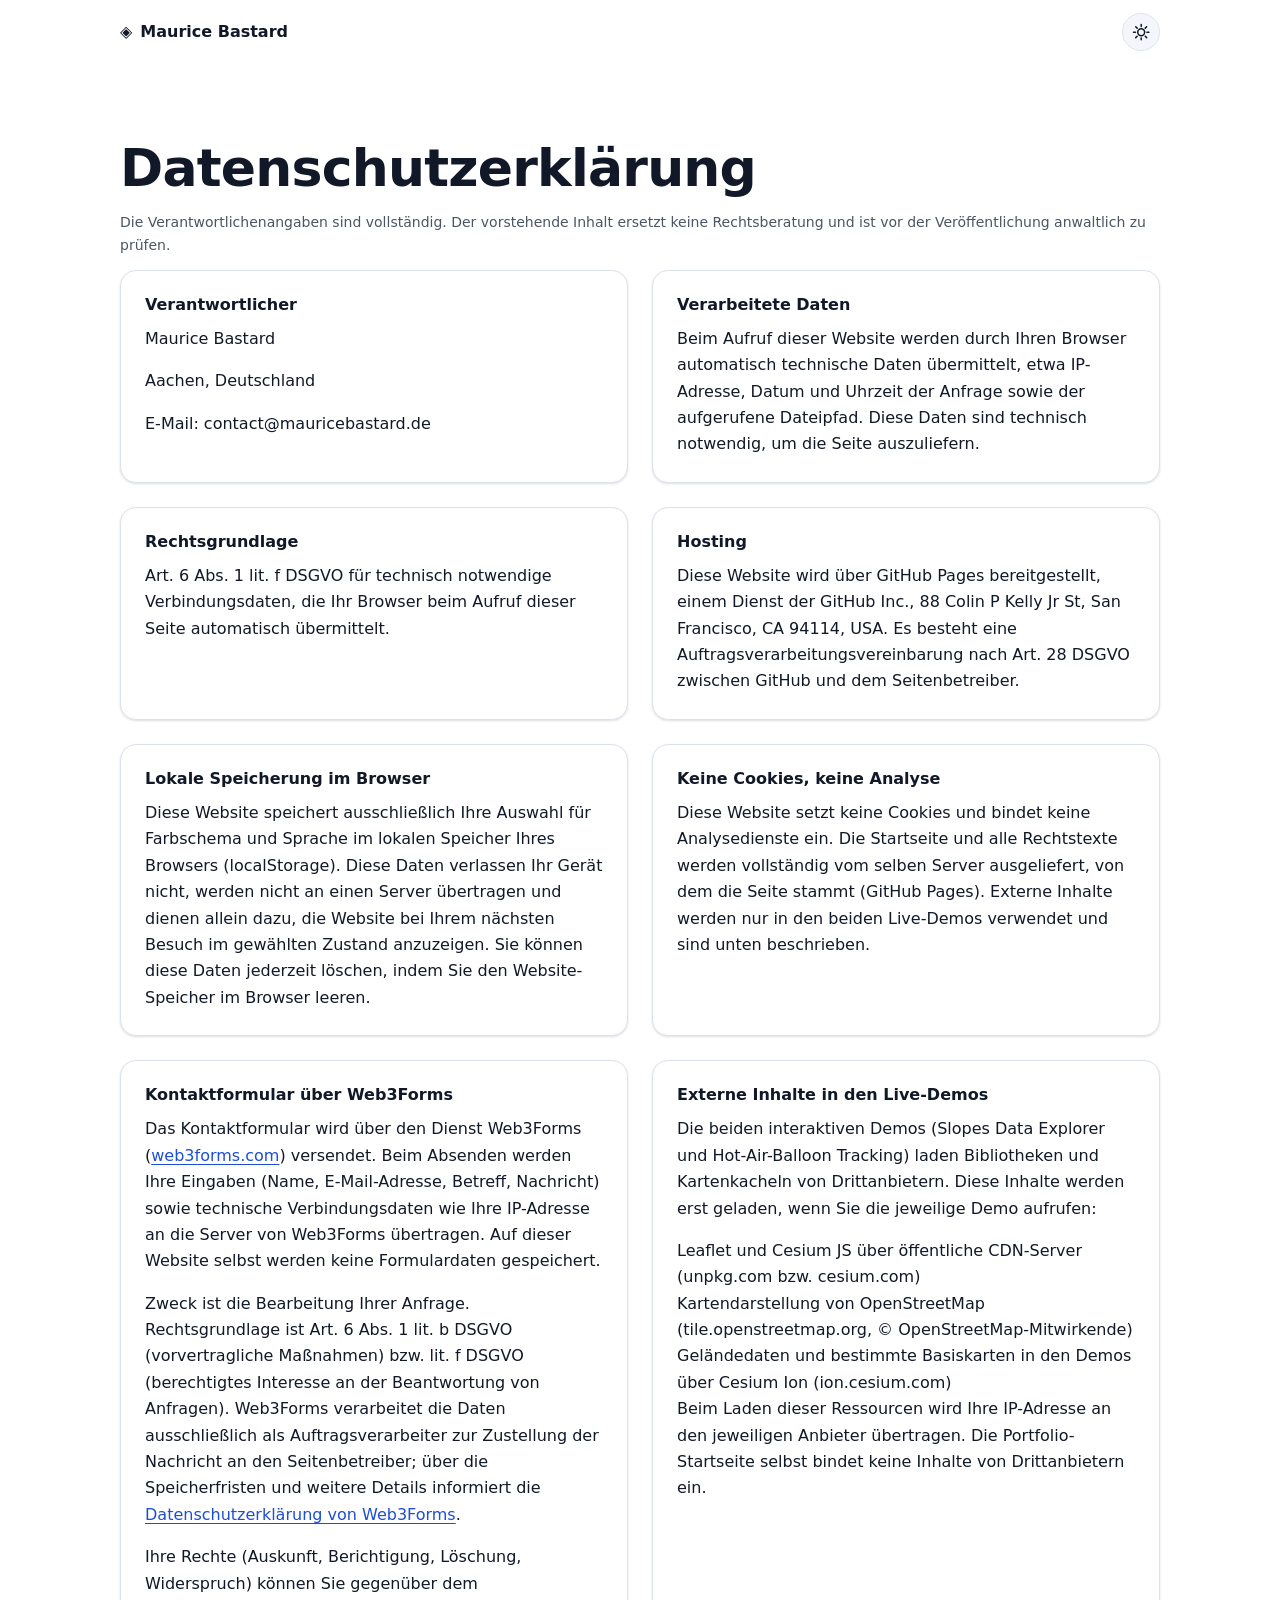
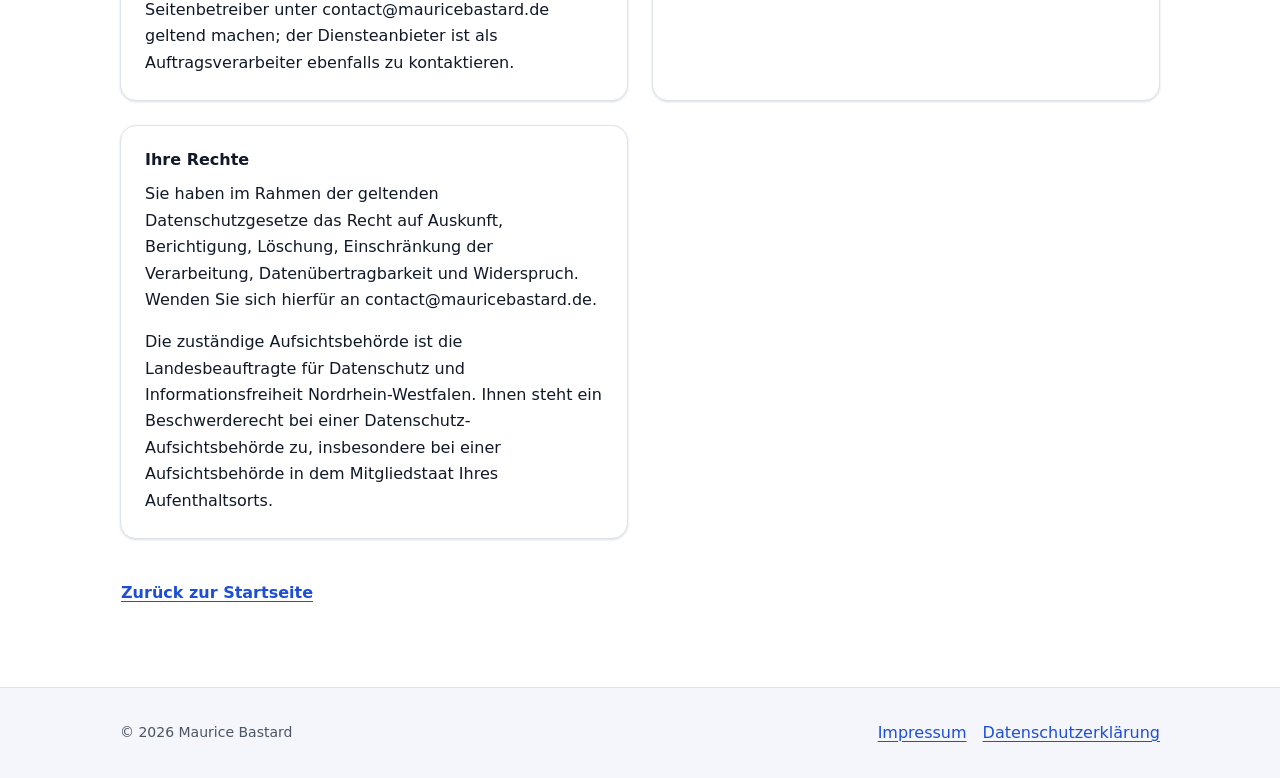
<file: datenschutz.html>
<!DOCTYPE html>
<html lang="de">
<head>
<meta charset="utf-8">
<meta name="viewport" content="width=device-width, initial-scale=1">
<title>Datenschutzerklärung — Maurice Bastard</title>
<meta name="description" content="Informationen zur Verarbeitung personenbezogener Daten auf dem Portfolio von Maurice Bastard.">
<link rel="icon" href="assets/img/favicon.svg" type="image/svg+xml">
<link rel="canonical" href="https://mauricebastard.de/datenschutz.html">
<link rel="stylesheet" href="assets/css/style.css">
<script>
/* Marks the document as script-enabled, so CSS hides the collapsible nav only
   when JS is present to actually open it. */
document.documentElement.classList.add("js");
</script>
<script>
/* Same pre-paint theme resolution as index.html. main.js is deferred. */
(function () {
  var stored = null;
  try { stored = window.localStorage.getItem("portfolio-theme"); } catch (e) { stored = null; }
  var value = typeof stored === "string" ? stored.trim().toLowerCase() : "";
  var prefersDark = false;
  try { prefersDark = window.matchMedia("(prefers-color-scheme: dark)").matches; } catch (e) { prefersDark = false; }
  document.documentElement.dataset.theme =
    value === "dark" ? "dark" : value === "light" ? "light" : prefersDark ? "dark" : "light";
})();
</script>
<script src="assets/js/main.js" defer></script>
</head>
<body>

<a class="skip-link" href="#main">Zum Inhalt springen</a>

<header id="site-header" class="site-header">
  <div class="container site-header__inner">
    <a class="site-header__brand" href="index.html">
      <span aria-hidden="true">◈</span>
      <span>Maurice Bastard</span>
    </a>

    <div class="site-header__controls">
      <button id="theme-toggle" class="theme-toggle" type="button"
              aria-pressed="false" aria-label="Zum dunklen Modus wechseln">
        <svg class="theme-toggle__sun" viewBox="0 0 24 24" aria-hidden="true" focusable="false">
          <circle cx="12" cy="12" r="4.5" fill="none" stroke="currentColor" stroke-width="2"/>
          <path d="M12 2v2.5M12 19.5V22M2 12h2.5M19.5 12H22M4.9 4.9l1.8 1.8M17.3 17.3l1.8 1.8M19.1 4.9l-1.8 1.8M6.7 17.3l-1.8 1.8"
                fill="none" stroke="currentColor" stroke-width="2" stroke-linecap="round"/>
        </svg>
        <svg class="theme-toggle__moon" viewBox="0 0 24 24" aria-hidden="true" focusable="false">
          <path d="M20 14.5A8.5 8.5 0 019.5 4a8.5 8.5 0 1010.5 10.5z"
                fill="none" stroke="currentColor" stroke-width="2" stroke-linejoin="round"/>
        </svg>
      </button>
    </div>
  </div>
</header>

<main id="main" class="main" tabindex="-1">
  <section class="section" aria-labelledby="legal-heading">
    <div class="container">
      <h1 id="legal-heading">Datenschutzerklärung</h1>

      <p class="entry__meta">Die Verantwortlichenangaben sind vollständig. Der vorstehende Inhalt ersetzt keine Rechtsberatung und ist vor der Veröffentlichung anwaltlich zu prüfen.</p>

      <div class="legal">
        <section class="card" aria-labelledby="privacy-controller">
          <h2 id="privacy-controller">Verantwortlicher</h2>
          <p>Maurice Bastard</p>
          <p>Aachen, Deutschland</p>
          <p>E-Mail: contact@mauricebastard.de</p>
        </section>

        <section class="card" aria-labelledby="privacy-data">
          <h2 id="privacy-data">Verarbeitete Daten</h2>
          <p>Beim Aufruf dieser Website werden durch Ihren Browser automatisch
          technische Daten übermittelt, etwa IP-Adresse, Datum und Uhrzeit der
          Anfrage sowie der aufgerufene Dateipfad. Diese Daten sind technisch
          notwendig, um die Seite auszuliefern.</p>
        </section>

        <section class="card" aria-labelledby="privacy-legal">
          <h2 id="privacy-legal">Rechtsgrundlage</h2>
          <p>Art. 6 Abs. 1 lit. f DSGVO für technisch notwendige Verbindungsdaten, die Ihr Browser beim Aufruf dieser Seite automatisch übermittelt.</p>
        </section>

        <section class="card" aria-labelledby="privacy-hosting">
          <h2 id="privacy-hosting">Hosting</h2>
<p>Diese Website wird über GitHub Pages bereitgestellt, einem Dienst der
          GitHub Inc., 88 Colin P Kelly Jr St, San Francisco, CA 94114, USA. Es besteht eine
          Auftragsverarbeitungsvereinbarung nach Art. 28 DSGVO zwischen GitHub und dem
          Seitenbetreiber.</p>
        </section>

        <section class="card" aria-labelledby="privacy-storage">
          <h2 id="privacy-storage">Lokale Speicherung im Browser</h2>
          <p>Diese Website speichert ausschließlich Ihre Auswahl für Farbschema und
          Sprache im lokalen Speicher Ihres Browsers (localStorage). Diese Daten
          verlassen Ihr Gerät nicht, werden nicht an einen Server übertragen und
          dienen allein dazu, die Website bei Ihrem nächsten Besuch im gewählten
          Zustand anzuzeigen. Sie können diese Daten jederzeit löschen, indem Sie
          den Website-Speicher im Browser leeren.</p>
        </section>

        <section class="card" aria-labelledby="privacy-no-cookies">
          <h2 id="privacy-no-cookies">Keine Cookies, keine Analyse</h2>
          <p>Diese Website setzt keine Cookies und bindet keine Analysedienste
          ein. Die Startseite und alle Rechtstexte werden vollständig vom
          selben Server ausgeliefert, von dem die Seite stammt (GitHub Pages).
          Externe Inhalte werden nur in den beiden Live-Demos verwendet und sind
          unten beschrieben.</p>
        </section>

        <section class="card" aria-labelledby="privacy-contact-form">
          <h2 id="privacy-contact-form">Kontaktformular über Web3Forms</h2>
          <p>Das Kontaktformular wird über den Dienst Web3Forms
          (<a href="https://web3forms.com" target="_blank" rel="noopener noreferrer">web3forms.com</a>)
          versendet. Beim Absenden werden Ihre Eingaben (Name, E-Mail-Adresse,
          Betreff, Nachricht) sowie technische Verbindungsdaten wie Ihre
          IP-Adresse an die Server von Web3Forms übertragen. Auf dieser Website
          selbst werden keine Formulardaten gespeichert.</p>
          <p>Zweck ist die Bearbeitung Ihrer Anfrage. Rechtsgrundlage ist
          Art. 6 Abs. 1 lit. b DSGVO (vorvertragliche Maßnahmen) bzw.
          lit. f DSGVO (berechtigtes Interesse an der Beantwortung von
          Anfragen). Web3Forms verarbeitet die Daten ausschließlich als
          Auftragsverarbeiter zur Zustellung der Nachricht an den
          Seitenbetreiber; über die Speicherfristen und weitere Details
          informiert die
          <a href="https://web3forms.com/privacy" target="_blank" rel="noopener noreferrer">Datenschutzerklärung von Web3Forms</a>.</p>
          <p>Ihre Rechte (Auskunft, Berichtigung, Löschung, Widerspruch) können
          Sie gegenüber dem Seitenbetreiber unter contact@mauricebastard.de
          geltend machen; der Diensteanbieter ist als Auftragsverarbeiter
          ebenfalls zu kontaktieren.</p>
        </section>

        <section class="card" aria-labelledby="privacy-external-demos">
          <h2 id="privacy-external-demos">Externe Inhalte in den Live-Demos</h2>
          <p>Die beiden interaktiven Demos (Slopes Data Explorer und
          Hot-Air-Balloon Tracking) laden Bibliotheken und Kartenkacheln von
          Drittanbietern. Diese Inhalte werden erst geladen, wenn Sie die
          jeweilige Demo aufrufen:</p>
          <ul>
            <li>Leaflet und Cesium JS über öffentliche CDN-Server (unpkg.com bzw. cesium.com)</li>
            <li>Kartendarstellung von OpenStreetMap (tile.openstreetmap.org, © OpenStreetMap-Mitwirkende)</li>
            <li>Geländedaten und bestimmte Basiskarten in den Demos über Cesium Ion (ion.cesium.com)</li>
          </ul>
          <p>Beim Laden dieser Ressourcen wird Ihre IP-Adresse an den jeweiligen
          Anbieter übertragen. Die Portfolio-Startseite selbst bindet keine
          Inhalte von Drittanbietern ein.</p>
        </section>

        <section class="card" aria-labelledby="privacy-rights">
          <h2 id="privacy-rights">Ihre Rechte</h2>
          <p>Sie haben im Rahmen der geltenden Datenschutzgesetze das Recht auf
          Auskunft, Berichtigung, Löschung, Einschränkung der Verarbeitung,
          Datenübertragbarkeit und Widerspruch. Wenden Sie sich hierfür an
          contact@mauricebastard.de.</p>
          <p>Die zuständige Aufsichtsbehörde ist die Landesbeauftragte für Datenschutz und Informationsfreiheit Nordrhein-Westfalen. Ihnen steht ein Beschwerderecht bei einer Datenschutz-Aufsichtsbehörde zu, insbesondere bei einer Aufsichtsbehörde in dem Mitgliedstaat Ihres Aufenthaltsorts.</p>
        </section>
      </div>

      <p class="entry__actions"><a class="btn btn--quiet" href="index.html">Zurück zur Startseite</a></p>
    </div>
  </section>
</main>

<footer class="site-footer">
  <div class="container site-footer__inner">
    <p class="site-footer__copy">© 2026 Maurice Bastard</p>
    <nav class="site-footer__nav" aria-label="Rechtliches">
      <a href="impressum.html">Impressum</a>
      <a href="datenschutz.html" aria-current="page">Datenschutzerklärung</a>
    </nav>
  </div>
</footer>

</body>
</html>
</file>
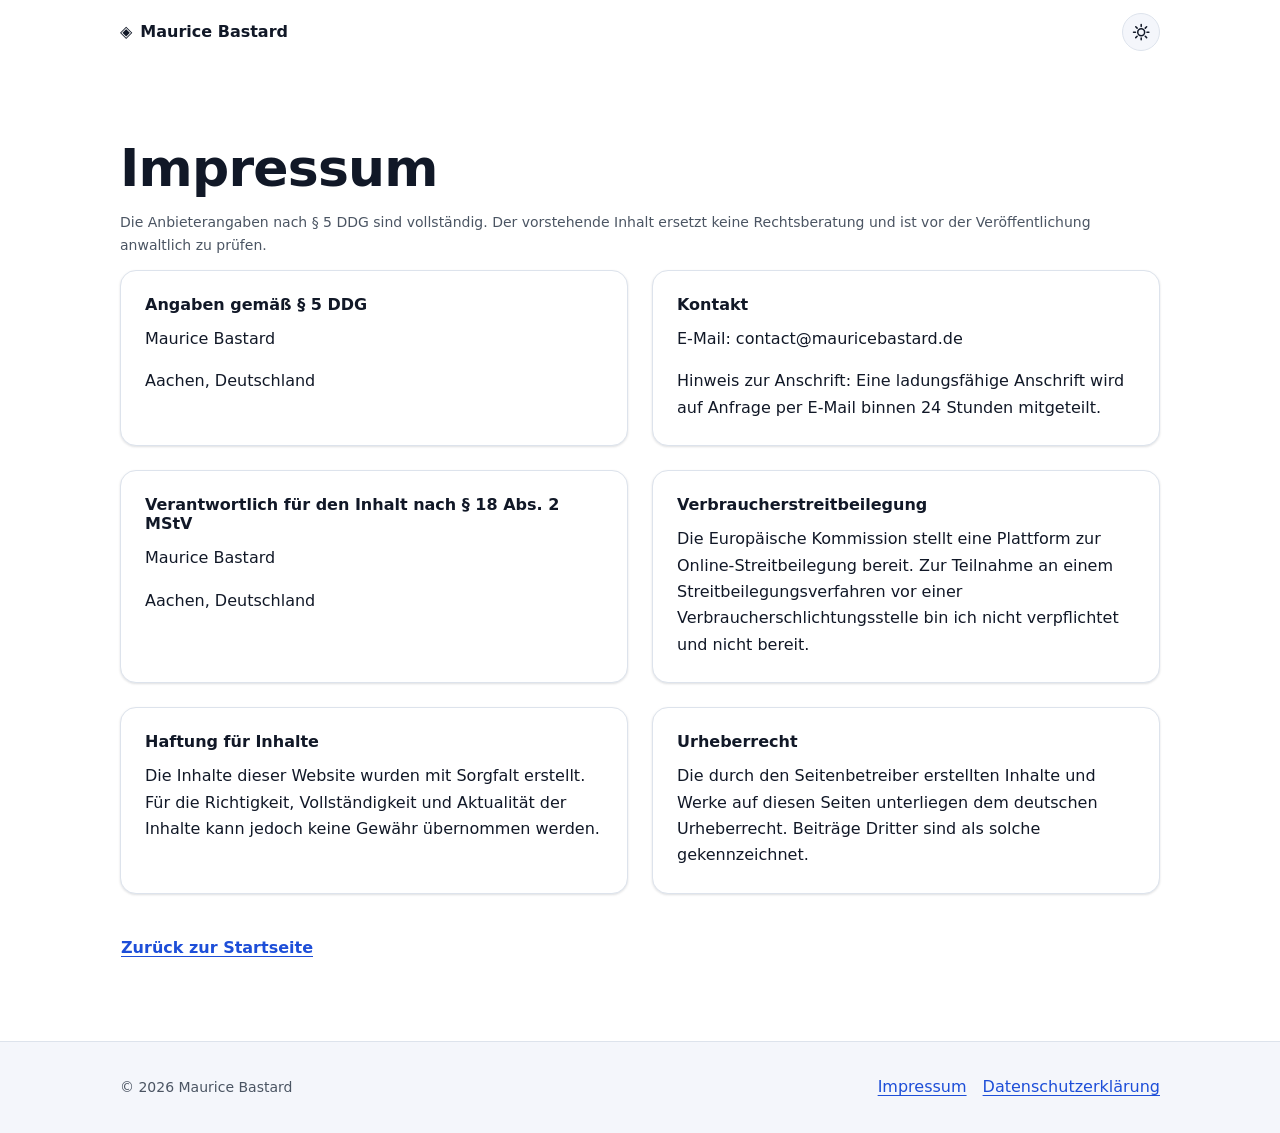
<file: impressum.html>
<!DOCTYPE html>
<html lang="de">
<head>
<meta charset="utf-8">
<meta name="viewport" content="width=device-width, initial-scale=1">
<title>Impressum — Maurice Bastard</title>
<meta name="description" content="Impressum und Anbieterkennzeichnung von Maurice Bastard nach § 5 DDG.">
<link rel="icon" href="assets/img/favicon.svg" type="image/svg+xml">
<link rel="canonical" href="https://mauricebastard.de/impressum.html">
<link rel="stylesheet" href="assets/css/style.css">
<script>
/* Marks the document as script-enabled, so CSS hides the collapsible nav only
   when JS is present to actually open it. */
document.documentElement.classList.add("js");
</script>
<script>
/* Same pre-paint theme resolution as index.html, so the legal pages do not
   flash the wrong theme. main.js is deferred and not yet executed. */
(function () {
  var stored = null;
  try { stored = window.localStorage.getItem("portfolio-theme"); } catch (e) { stored = null; }
  var value = typeof stored === "string" ? stored.trim().toLowerCase() : "";
  var prefersDark = false;
  try { prefersDark = window.matchMedia("(prefers-color-scheme: dark)").matches; } catch (e) { prefersDark = false; }
  document.documentElement.dataset.theme =
    value === "dark" ? "dark" : value === "light" ? "light" : prefersDark ? "dark" : "light";
})();
</script>
<script src="assets/js/main.js" defer></script>
</head>
<body>

<a class="skip-link" href="#main">Zum Inhalt springen</a>

<header id="site-header" class="site-header">
  <div class="container site-header__inner">
    <a class="site-header__brand" href="index.html">
      <span aria-hidden="true">◈</span>
      <span>Maurice Bastard</span>
    </a>

    <div class="site-header__controls">
      <button id="theme-toggle" class="theme-toggle" type="button"
              aria-pressed="false" aria-label="Zum dunklen Modus wechseln">
        <svg class="theme-toggle__sun" viewBox="0 0 24 24" aria-hidden="true" focusable="false">
          <circle cx="12" cy="12" r="4.5" fill="none" stroke="currentColor" stroke-width="2"/>
          <path d="M12 2v2.5M12 19.5V22M2 12h2.5M19.5 12H22M4.9 4.9l1.8 1.8M17.3 17.3l1.8 1.8M19.1 4.9l-1.8 1.8M6.7 17.3l-1.8 1.8"
                fill="none" stroke="currentColor" stroke-width="2" stroke-linecap="round"/>
        </svg>
        <svg class="theme-toggle__moon" viewBox="0 0 24 24" aria-hidden="true" focusable="false">
          <path d="M20 14.5A8.5 8.5 0 019.5 4a8.5 8.5 0 1010.5 10.5z"
                fill="none" stroke="currentColor" stroke-width="2" stroke-linejoin="round"/>
        </svg>
      </button>
    </div>
  </div>
</header>

<main id="main" class="main" tabindex="-1">
  <section class="section" aria-labelledby="legal-heading">
    <div class="container">
      <h1 id="legal-heading">Impressum</h1>

      <p class="entry__meta">Die Anbieterangaben nach § 5 DDG sind vollständig. Der vorstehende Inhalt ersetzt keine Rechtsberatung und ist vor der Veröffentlichung anwaltlich zu prüfen.</p>

      <div class="legal">
        <section class="card" aria-labelledby="legal-provider">
          <h2 id="legal-provider">Angaben gemäß § 5 DDG</h2>
          <p>Maurice Bastard</p>
          <p>Aachen, Deutschland</p>
        </section>

        <section class="card" aria-labelledby="legal-contact">
          <h2 id="legal-contact">Kontakt</h2>
          <p>E-Mail: contact@mauricebastard.de</p>
          <p>Hinweis zur Anschrift: Eine ladungsfähige Anschrift wird auf Anfrage per E-Mail binnen 24 Stunden mitgeteilt.</p>
        </section>

        <section class="card" aria-labelledby="legal-editorial">
          <h2 id="legal-editorial">Verantwortlich für den Inhalt nach § 18 Abs. 2 MStV</h2>
          <p>Maurice Bastard</p>
          <p>Aachen, Deutschland</p>
        </section>

        <section class="card" aria-labelledby="legal-dispute">
          <h2 id="legal-dispute">Verbraucherstreitbeilegung</h2>
          <p>Die Europäische Kommission stellt eine Plattform zur Online-Streitbeilegung bereit. Zur Teilnahme an einem Streitbeilegungsverfahren vor einer Verbraucherschlichtungsstelle bin ich nicht verpflichtet und nicht bereit.</p>
        </section>

        <section class="card" aria-labelledby="legal-liability">
          <h2 id="legal-liability">Haftung für Inhalte</h2>
          <p>Die Inhalte dieser Website wurden mit Sorgfalt erstellt. Für die Richtigkeit, Vollständigkeit und Aktualität der Inhalte kann jedoch keine Gewähr übernommen werden.</p>
        </section>

        <section class="card" aria-labelledby="legal-copyright">
          <h2 id="legal-copyright">Urheberrecht</h2>
          <p>Die durch den Seitenbetreiber erstellten Inhalte und Werke auf diesen Seiten unterliegen dem deutschen Urheberrecht. Beiträge Dritter sind als solche gekennzeichnet.</p>
        </section>
      </div>

      <p class="entry__actions"><a class="btn btn--quiet" href="index.html">Zurück zur Startseite</a></p>
    </div>
  </section>
</main>

<footer class="site-footer">
  <div class="container site-footer__inner">
    <p class="site-footer__copy">© 2026 Maurice Bastard</p>
    <nav class="site-footer__nav" aria-label="Rechtliches">
      <a href="impressum.html" aria-current="page">Impressum</a>
      <a href="datenschutz.html">Datenschutzerklärung</a>
    </nav>
  </div>
</footer>

</body>
</html>
</file>
<file: assets/css/style.css>
/* ==========================================================================
   Computational Portfolio — single stylesheet
   Layer order: tokens, reset/base, layout primitives, components,
   responsive refinements, motion and contrast overrides.
   ========================================================================== */

/* ------------------------------ 1. TOKENS ------------------------------- */

:root {
  --color-bg: #ffffff;
  --color-surface: #f4f6fb;
  --color-text: #111827;
  --color-muted: #4b5563;
  --color-accent: #1d4ed8;
  --color-accent-contrast: #ffffff;
  --color-border: #7d8896;
  --color-hairline: #dde3ec;
  /* Status colour for the "live demo" dot. Chosen per theme so the dot stays
   * legible against its card rather than being the same green everywhere. */
  --color-live: #15803d;
  --color-shadow: 15 23 42;

  --space-1: 0.25rem;
  --space-2: 0.5rem;
  --space-3: 0.75rem;
  --space-4: 1rem;
  --space-5: 1.5rem;
  --space-6: 2rem;
  --space-7: 3rem;
  --space-8: 4.5rem;

  --radius-sm: 6px;
  --radius-md: 10px;
  --radius-lg: 16px;

  --font-sans: system-ui, -apple-system, "Segoe UI", Roboto, "Helvetica Neue",
    Arial, "Noto Sans", sans-serif;
  --font-mono: ui-monospace, SFMono-Regular, Menlo, Consolas, monospace;

  --text-sm: 0.875rem;
  --text-base: 1rem;
  --text-lg: 1.125rem;
  --text-xl: 1.5rem;
  --text-3xl: clamp(2rem, 1.4rem + 2.6vw, 3.25rem);

  --shadow-1: 0 1px 2px rgb(var(--color-shadow) / 0.06),
    0 1px 3px rgb(var(--color-shadow) / 0.08);
  --shadow-2: 0 4px 12px rgb(var(--color-shadow) / 0.07),
    0 12px 28px rgb(var(--color-shadow) / 0.08);

  --container: 68rem;
  --header-h: 4rem;
  --speed: 180ms;
  /* Confident deceleration for the entrances this page authors. */
  --ease-out: cubic-bezier(0.16, 1, 0.3, 1);
}

[data-theme="dark"] {
  --color-bg: #0b1120;
  --color-surface: #131d33;
  --color-text: #e8eefb;
  --color-muted: #a8b6cf;
  --color-accent: #7dabff;
  --color-accent-contrast: #0b1120;
  --color-border: #64748b;
  --color-hairline: #232f4a;
  --color-live: #4ade80;
  --color-shadow: 0 0 0;
}

/* --------------------------- 2. RESET / BASE --------------------------- */

*,
*::before,
*::after {
  box-sizing: border-box;
}

html {
  scroll-behavior: smooth;
  -webkit-text-size-adjust: 100%;
}

body {
  margin: 0;
  background: var(--color-bg);
  color: var(--color-text);
  font-family: var(--font-sans);
  font-size: var(--text-base);
  line-height: 1.65;
  -webkit-font-smoothing: antialiased;
}

h1,
h2,
h3 {
  margin: 0 0 var(--space-3);
  line-height: 1.2;
  font-weight: 700;
  letter-spacing: -0.015em;
}

h1 {
  font-size: var(--text-3xl);
}

h2 {
  font-size: var(--text-xl);
}

h3 {
  font-size: var(--text-lg);
}

p {
  margin: 0 0 var(--space-4);
}

ul,
ol {
  margin: 0;
  padding: 0;
  list-style: none;
}

img,
svg {
  display: block;
  max-width: 100%;
}

img {
  height: auto;
}

a {
  color: var(--color-accent);
  text-decoration-thickness: 1px;
  text-underline-offset: 0.2em;
}

a:hover {
  text-decoration-thickness: 2px;
}

:focus-visible {
  outline: 2px solid var(--color-accent);
  outline-offset: 2px;
  border-radius: var(--radius-sm);
}

::selection {
  background: var(--color-accent);
  color: var(--color-accent-contrast);
}

/* ------------------------ 3. LAYOUT PRIMITIVES ------------------------- */

.container {
  width: 100%;
  max-width: var(--container);
  margin-inline: auto;
  padding-inline: var(--space-5);
}

.main {
  display: block;
}

.main:focus {
  outline: none;
}

.section {
  padding-block: var(--space-8);
  scroll-margin-top: var(--header-offset, calc(var(--header-h) + 1rem));
}

.section--alt {
  background: var(--color-surface);
}

.section__title {
  margin-bottom: var(--space-5);
}

.visually-hidden {
  position: absolute;
  width: 1px;
  height: 1px;
  margin: -1px;
  padding: 0;
  overflow: hidden;
  clip: rect(0 0 0 0);
  clip-path: inset(50%);
  white-space: nowrap;
  border: 0;
}

.skip-link {
  position: absolute;
  top: var(--space-2);
  left: var(--space-2);
  z-index: 100;
  padding: var(--space-2) var(--space-4);
  background: var(--color-accent);
  color: var(--color-accent-contrast);
  border-radius: var(--radius-sm);
  font-weight: 600;
  text-decoration: none;
  transform: translateY(-200%);
}

.skip-link:focus {
  transform: translateY(0);
}

/* ---------------------------- 4. COMPONENTS ---------------------------- */

.btn {
  display: inline-flex;
  align-items: center;
  justify-content: center;
  gap: var(--space-2);
  padding: 0.7em 1.3em;
  border: 1px solid transparent;
  border-radius: var(--radius-md);
  font: inherit;
  font-weight: 600;
  line-height: 1.2;
  text-decoration: none;
  cursor: pointer;
  transition: background-color var(--speed) ease, color var(--speed) ease,
    border-color var(--speed) ease, transform var(--speed) ease;
}

.btn--primary {
  background: var(--color-accent);
  color: var(--color-accent-contrast);
}

.btn--primary:hover {
  background: color-mix(in srgb, var(--color-accent) 85%, black);
}

/* Pending state while the contact form submits. */
.btn:disabled {
  opacity: 0.45;
  filter: grayscale(1);
  pointer-events: none;
  cursor: not-allowed;
}

.btn--ghost {
  border-color: var(--color-border);
  background: transparent;
  color: var(--color-text);
}

.btn--ghost:hover {
  background: var(--color-surface);
}

.btn--quiet {
  padding-inline: 0;
  color: var(--color-accent);
  font-weight: 600;
  text-decoration: underline;
}

.badge {
  display: inline-block;
  padding: 0.15em 0.65em;
  border: 1px solid var(--color-hairline);
  border-radius: 999px;
  background: var(--color-bg);
  color: var(--color-muted);
  font-size: var(--text-sm);
  line-height: 1.7;
  white-space: nowrap;
}

.badges {
  display: flex;
  flex-wrap: wrap;
  gap: var(--space-2);
}

.card {
  position: relative;
  display: flex;
  flex-direction: column;
  padding: var(--space-5);
  border: 1px solid var(--color-hairline);
  border-radius: var(--radius-lg);
  background: var(--color-bg);
  box-shadow: var(--shadow-1);
}

/* Pointer-tracked glow. The gradient sits on a pseudo-element that is stacked
 * BELOW the card's children (they are positioned with z-index 1), so the glow
 * never tints the text it passes under. Without JS the position stays parked
 * far outside the card, which keeps the gradient invisible. */
.card::after {
  content: "";
  position: absolute;
  inset: 0;
  z-index: 0;
  border-radius: inherit;
  background: radial-gradient(16rem 16rem at var(--glow-x, -40rem) var(--glow-y, -40rem),
    color-mix(in srgb, var(--color-accent) 11%, transparent), transparent 68%);
  opacity: 0;
  transition: opacity var(--speed) ease;
  pointer-events: none;
}

.card:hover::after,
.card:focus-within::after {
  opacity: 1;
}

.card > * {
  position: relative;
  z-index: 1;
}

.cards {
  display: grid;
  gap: var(--space-5);
}

.cards--3 {
  grid-template-columns: repeat(3, minmax(0, 1fr));
}

.cards--4 {
  grid-template-columns: repeat(4, minmax(0, 1fr));
}

/* -- header -- */

.site-header {
  position: sticky;
  top: 0;
  z-index: 50;
  background: color-mix(in srgb, var(--color-bg) 82%, transparent);
  backdrop-filter: blur(10px);
  border-bottom: 1px solid transparent;
  transition: border-color var(--speed) ease;
}

.site-header.is-scrolled {
  border-bottom-color: var(--color-hairline);
}

.site-header__inner {
  display: flex;
  align-items: center;
  gap: var(--space-4);
  min-height: var(--header-h);
}

.site-header__brand {
  display: inline-flex;
  align-items: center;
  gap: var(--space-2);
  font-weight: 700;
  color: var(--color-text);
  text-decoration: none;
  white-space: nowrap;
}

.site-header__controls {
  display: flex;
  align-items: center;
  gap: var(--space-3);
  margin-left: auto;
}

.lang-group {
  display: flex;
  padding: 2px;
  border: 1px solid var(--color-hairline);
  border-radius: 999px;
  background: var(--color-surface);
}

.lang-group button {
  padding: 0.15em 0.6em;
  border: 0;
  border-radius: 999px;
  background: transparent;
  color: var(--color-muted);
  font: inherit;
  font-size: var(--text-sm);
  font-weight: 600;
  cursor: pointer;
  transition: background-color var(--speed) ease, color var(--speed) ease;
}

.lang-group button[aria-pressed="true"] {
  background: var(--color-accent);
  color: var(--color-accent-contrast);
}

.theme-toggle {
  display: grid;
  place-items: center;
  width: 2.4rem;
  height: 2.4rem;
  padding: 0;
  border: 1px solid var(--color-hairline);
  border-radius: 50%;
  background: var(--color-surface);
  color: var(--color-text);
  cursor: pointer;
  transition: background-color var(--speed) ease;
}

.theme-toggle:hover {
  background: var(--color-surface);
  border-color: var(--color-border);
}

.theme-toggle svg {
  grid-area: 1 / 1;
  width: 1.15rem;
  height: 1.15rem;
}

.theme-toggle__moon {
  display: none;
}

[data-theme="dark"] .theme-toggle__sun {
  display: none;
}

[data-theme="dark"] .theme-toggle__moon {
  display: block;
}

  .nav-toggle {
    display: none;
    width: 2.4rem;
    height: 2.4rem;
    padding: 0;
    border: 1px solid var(--color-hairline);
    border-radius: var(--radius-sm);
    background: var(--color-surface);
    color: var(--color-text);
    cursor: pointer;
  }

.nav-toggle__bars,
.nav-toggle__bars::before,
.nav-toggle__bars::after {
  display: block;
  width: 1.1rem;
  height: 2px;
  margin-inline: auto;
  background: currentColor;
  border-radius: 2px;
}

.nav-toggle__bars::before,
.nav-toggle__bars::after {
  content: "";
  position: relative;
}

.nav-toggle__bars::before {
  top: -6px;
}

.nav-toggle__bars::after {
  top: 4px;
}

.site-nav__list {
  display: flex;
  align-items: center;
  gap: var(--space-4);
}

.site-nav__list a {
  position: relative;
  padding-block: var(--space-1);
  color: var(--color-muted);
  font-weight: 500;
  text-decoration: none;
}

.site-nav__list a:hover {
  color: var(--color-text);
}

.site-nav__list a[aria-current="true"] {
  color: var(--color-text);
  font-weight: 700;
}

.site-nav__list a[aria-current="true"]::after {
  content: "";
  position: absolute;
  left: 0;
  right: 0;
  bottom: -2px;
  height: 2px;
  background: var(--color-accent);
}

/* -- hero -- */

.hero {
  position: relative;
  padding-block: var(--space-8) var(--space-7);
  overflow: hidden;
  scroll-margin-top: var(--header-offset, calc(var(--header-h) + 1rem));
}

.hero__backdrop {
  position: absolute;
  inset: 0;
  z-index: 0;
  pointer-events: none;
  background-image:
    radial-gradient(60rem 30rem at 15% -10%,
      color-mix(in srgb, var(--color-accent) 16%, transparent), transparent 60%),
    radial-gradient(45rem 28rem at 95% 0%,
      color-mix(in srgb, var(--color-accent) 9%, transparent), transparent 55%),
    repeating-linear-gradient(to right,
      color-mix(in srgb, var(--color-text) 5%, transparent) 0 1px, transparent 1px 32px),
    repeating-linear-gradient(to bottom,
      color-mix(in srgb, var(--color-text) 5%, transparent) 0 1px, transparent 1px 32px);
}

.hero__inner {
  position: relative;
  z-index: 1;
}

.hero__availability {
  display: inline-flex;
  align-items: center;
  gap: var(--space-2);
  margin-bottom: var(--space-4);
  padding: 0.3em 0.9em;
  border: 1px solid var(--color-border);
  border-radius: 999px;
  color: var(--color-muted);
  font-size: var(--text-sm);
  font-weight: 500;
}

.dot {
  width: 0.5rem;
  height: 0.5rem;
  border-radius: 50%;
  background: var(--color-accent);
}

.hero__name {
  margin-bottom: var(--space-2);
}

.hero__role {
  margin-bottom: var(--space-4);
  color: var(--color-muted);
  font-size: var(--text-lg);
  font-weight: 500;
}

.hero__intro {
  max-width: 44ch;
  color: var(--color-muted);
}

.hero__goal {
  max-width: 58ch;
  margin-top: var(--space-3);
  padding-left: var(--space-3);
  border-left: 3px solid var(--color-accent);
  color: var(--color-text);
}

.hero__mail {
  margin-top: var(--space-4);
  font-size: var(--text-sm);
  color: var(--color-muted);
}

.hero__mail a {
  color: inherit;
}

.hero__actions {
  display: flex;
  flex-wrap: wrap;
  gap: var(--space-3);
  align-items: center;
  margin-top: var(--space-5);
}

/* -- about -- */

.about {
  display: grid;
  grid-template-columns: minmax(0, 1.6fr) minmax(0, 1fr);
  gap: var(--space-6);
  align-items: start;
}

.about__text p:last-child {
  margin-bottom: 0;
}

.stats {
  display: grid;
  gap: var(--space-3);
  margin: 0;
  padding: var(--space-5);
  border: 1px solid var(--color-hairline);
  border-radius: var(--radius-lg);
  background: var(--color-surface);
}

.stats__item {
  color: var(--color-muted);
  font-weight: 600;
}

/* -- skills -- */

.skill {
  gap: var(--space-3);
}

.skill__title {
  order: 2;
  margin: 0;
}

.skill__icon {
  order: 1;
  width: 1.75rem;
  height: 1.75rem;
  color: var(--color-accent);
}

.skill__desc {
  order: 3;
  margin: 0;
  color: var(--color-muted);
  font-size: var(--text-sm);
}

.skill .badges {
  order: 4;
  margin-top: auto;
  padding-top: var(--space-2);
}

[hidden] {
  display: none !important;
}

/* -- project -- */

.project {
  padding: 0;
  overflow: hidden;
}

.project__media {
  width: 100%;
  aspect-ratio: 16 / 9;
  /* The six cards mix real photographs (1:1, 1.26, 1.87) with the SVG
   * placeholders (16:9). A fixed box plus cover keeps the row aligned whatever
   * the source aspect ratio is, instead of leaving ragged card tops. */
  object-fit: cover;
  background: var(--color-surface);
  border-bottom: 1px solid var(--color-hairline);
}

.project__body {
  display: flex;
  flex-direction: column;
  flex: 1;
  gap: var(--space-3);
  padding: var(--space-5);
}

.project__body p {
  margin: 0;
}

.project__text {
  color: var(--color-muted);
  font-size: var(--text-sm);
}

.project__links {
  display: flex;
  flex-wrap: wrap;
  gap: var(--space-4);
  margin-top: auto;
  padding-top: var(--space-2);
  font-size: var(--text-sm);
  font-weight: 600;
}

/* Institutional attribution on work that has no public link. Sits in the footer
 * slot so the card keeps its links-or-note aligned across the grid. */
.project__note {
  margin-top: auto;
  padding-top: var(--space-2);
  color: var(--color-muted);
  font-size: var(--text-sm);
}

/* -- hero mesh -- */

/* The canvas paints a flow field (see initHeroField in main.js). It stays
 * transparent so the CSS grid behind it remains visible; only the streamlines
 * are drawn. */
.hero__mesh {
  position: absolute;
  inset: 0;
  display: block;
  width: 100%;
  height: 100%;
}

/* -- project media as a lightbox trigger -- */

.project__zoom {
  display: block;
  width: 100%;
  padding: 0;
  border: 0;
  background: none;
  color: inherit;
  font: inherit;
  text-align: left;
  cursor: zoom-in;
}

/* -- featured project -- */

/* The ski visualiser is the only card with a live, interactive demo, so it
 * breaks the grid instead of sitting in it like the five static ones. */
@media (min-width: 60.01rem) {
  .project--featured {
    grid-column: 1 / -1;
    flex-direction: row;
  }

  .project--featured .project__zoom {
    flex: 0 0 42%;
    align-self: stretch;
  }

  .project--featured .project__media {
    height: 100%;
    aspect-ratio: auto;
    border-right: 1px solid var(--color-hairline);
    border-bottom: 0;
  }

  .project--featured .project__body {
    flex: 1;
    padding: var(--space-6);
  }
}

/* -- live badge -- */

.project__live {
  position: absolute;
  top: var(--space-3);
  left: var(--space-3);
  display: inline-flex;
  align-items: center;
  gap: 0.55em;
  padding: 0.35em 0.85em;
  border: 1px solid var(--color-border);
  border-radius: 999px;
  background: color-mix(in srgb, var(--color-bg) 90%, transparent);
  color: var(--color-text);
  font-size: var(--text-sm);
  font-weight: 600;
  pointer-events: none;
}

.project__live-dot {
  width: 0.5rem;
  height: 0.5rem;
  border-radius: 50%;
  background: var(--color-live);
  animation: live-pulse 2.4s ease-out infinite;
}

@keyframes live-pulse {
  0% {
    box-shadow: 0 0 0 0 color-mix(in srgb, var(--color-live) 55%, transparent);
  }

  70%,
  100% {
    box-shadow: 0 0 0 7px color-mix(in srgb, var(--color-live) 0%, transparent);
  }
}

/* -- card reveal -- */

/* Applied only when JS confirms IntersectionObserver AND the visitor has not
 * asked for reduced motion (see initProjectReveal). Without that class every
 * card is simply visible: a failed script must never hide the work. */
.reveal .project {
  opacity: 0;
  transform: translateY(15px);
}

.reveal .project.is-revealed {
  opacity: 1;
  transform: none;
  transition: opacity 620ms var(--ease-out), transform 620ms var(--ease-out);
  transition-delay: var(--reveal-delay, 0ms);
}

/* -- lightbox -- */

.lightbox {
  position: fixed;
  inset: 0;
  z-index: 120;
  display: grid;
  place-items: center;
  padding: var(--space-5);
}

.lightbox[hidden] {
  display: none;
}

.lightbox__backdrop {
  position: absolute;
  inset: 0;
  background: color-mix(in srgb, var(--color-bg) 78%, transparent);
  backdrop-filter: blur(10px);
  animation: lightbox-fade 260ms var(--ease-out) both;
}

.lightbox__figure {
  position: relative;
  z-index: 1;
  display: flex;
  flex-direction: column;
  gap: var(--space-3);
  width: min(100%, 68rem);
  margin: 0;
  animation: lightbox-rise 340ms var(--ease-out) both;
}

.lightbox__image {
  display: block;
  width: auto;
  max-width: 100%;
  height: auto;
  max-height: 74vh;
  margin-inline: auto;
  border-radius: var(--radius-lg);
  background: var(--color-surface);
  box-shadow: var(--shadow-2);
}

/* Caption and close button share a solid strip so both stay readable over
 * whatever page content shows through the translucent backdrop. */
.lightbox__meta {
  display: flex;
  align-items: center;
  justify-content: space-between;
  gap: var(--space-4);
  padding: var(--space-3) var(--space-4);
  border: 1px solid var(--color-hairline);
  border-radius: var(--radius-md);
  background: var(--color-bg);
}

.lightbox__caption {
  margin: 0;
  color: var(--color-text);
  font-size: var(--text-sm);
  font-weight: 600;
}

.lightbox__close {
  padding: 0.55em 1.15em;
  border: 1px solid var(--color-border);
  border-radius: var(--radius-md);
  background: var(--color-bg);
  color: var(--color-text);
  font: inherit;
  font-size: var(--text-sm);
  font-weight: 600;
  cursor: pointer;
  transition: background-color var(--speed) ease;
}

.lightbox__close:hover {
  background: var(--color-surface);
}

@keyframes lightbox-fade {
  from {
    opacity: 0;
  }
}

@keyframes lightbox-rise {
  from {
    opacity: 0;
    transform: translateY(12px) scale(0.985);
  }
}

/* -- research -- */

.entries {
  display: grid;
  grid-template-columns: repeat(2, minmax(0, 1fr));
  gap: var(--space-5);
}

.entry__title {
  margin-bottom: var(--space-1);
}

.entry__meta {
  margin-bottom: var(--space-3);
  color: var(--color-muted);
  font-size: var(--text-sm);
}

.entry__abstract {
  color: var(--color-muted);
  display: -webkit-box;
  -webkit-line-clamp: 3;
  -webkit-box-orient: vertical;
  overflow: hidden;
}

.entry__actions {
  margin: 0;
  margin-top: auto;
}

/* Stands in for a download button on work that cannot be shared, so the reader
 * is told why there is no link rather than left wondering. */
.entry__note {
  margin-top: auto;
  padding-top: var(--space-3);
  color: var(--color-muted);
  font-size: var(--text-sm);
  font-style: italic;
}

/* -- reactor band --
 *
 * The airlift loop reactor animation that sits between the project grid and
 * the research section, doubling as the graphical abstract of the paper.
 */

.reactor-band__grid {
  display: grid;
  grid-template-columns: minmax(15rem, 21.25rem) minmax(0, 1fr);
  gap: var(--space-7);
  align-items: center;
}

.reactor-band__stage {
  margin: 0;
  padding: var(--space-5);
  background: var(--color-bg);
  border: 1px solid var(--color-hairline);
  border-radius: var(--radius-lg);
  box-shadow: var(--shadow-1);
}

.reactor-band__stage canvas {
  display: block;
  width: 100%;
  aspect-ratio: 640 / 700;
}

.reactor-band__copy p {
  margin: 0 0 var(--space-5);
  font-size: var(--text-lg);
  line-height: 1.7;
}

.reactor-band__copy p:last-child {
  margin-bottom: 0;
}

/* -- contact -- */

.contact {
  display: grid;
  grid-template-columns: minmax(0, 1fr) minmax(0, 1.4fr);
  gap: var(--space-6);
  align-items: start;
}

.contact__aside {
  display: flex;
  flex-direction: column;
  gap: var(--space-4);
  align-items: flex-start;
}

.contact__social {
  display: flex;
  gap: var(--space-4);
  margin: 0;
}

.contact__form {
  display: grid;
  gap: var(--space-4);
}

.form-status {
  min-height: 1.4em;
  margin: 0;
  font-size: var(--text-sm);
  color: var(--color-muted);
}

.field {
  display: grid;
  gap: var(--space-2);
}

.field label {
  font-size: var(--text-sm);
  font-weight: 600;
}

.field input,
.field textarea {
  width: 100%;
  padding: 0.65em 0.85em;
  border: 1px solid var(--color-border);
  border-radius: var(--radius-sm);
  background: var(--color-bg);
  color: var(--color-text);
  font: inherit;
}

.field textarea {
  resize: vertical;
}

.field :is(input, textarea):focus-visible {
  border-color: var(--color-accent);
}

/* -- legal pages -- */

.legal {
  display: grid;
  grid-template-columns: repeat(2, minmax(0, 1fr));
  gap: var(--space-5);
  margin-bottom: var(--space-6);
}

.legal h2 {
  font-size: var(--text-base);
  letter-spacing: 0;
}

.legal p:last-child {
  margin-bottom: 0;
}

/* -- footer -- */

.site-footer {
  padding-block: var(--space-6);
  border-top: 1px solid var(--color-hairline);
  background: var(--color-surface);
}

.site-footer__inner {
  display: flex;
  flex-wrap: wrap;
  gap: var(--space-4);
  align-items: center;
  justify-content: space-between;
}

.site-footer__copy {
  margin: 0;
  color: var(--color-muted);
  font-size: var(--text-sm);
}

.site-footer__nav {
  display: flex;
  gap: var(--space-4);
}

/* ------------------- 5. RESPONSIVE REFINEMENTS ------------------------ */

@media (max-width: 60rem) {
  .cards--4 {
    grid-template-columns: repeat(2, minmax(0, 1fr));
  }

  .cards--3 {
    grid-template-columns: repeat(2, minmax(0, 1fr));
  }

  .entries {
    grid-template-columns: minmax(0, 1fr);
  }

  /* Stack the reactor band: the animation keeps its portrait format and
   * centres itself above the copy. */
  .reactor-band__grid {
    grid-template-columns: minmax(0, 1fr);
  }

  .reactor-band__stage {
    max-width: 24rem;
    margin-inline: auto;
  }

  .about,
  .contact,
  .legal {
    grid-template-columns: minmax(0, 1fr);
  }
}

@media (max-width: 54rem) {
  :root {
    --header-h: 3.5rem;
  }

  .site-header__brand {
    order: 1;
    /* Let the brand truncate rather than grow, so the row never overflows. */
    min-width: 0;
  }

  /* The hamburger only works with JS, so it stays hidden without it, and it
   * only exists at all in the narrow layout. */
  .js .nav-toggle {
    display: block;
    order: 3;
  }

  .site-header__brand span:last-child {
    overflow: hidden;
    text-overflow: ellipsis;
    white-space: nowrap;
  }

  .site-header__controls {
    order: 2;
    margin-left: auto;
    margin-right: var(--space-2);
  }

  /* Without JS the menu cannot be collapsed, so the default is expanded and
   * only a JS-enabled page opts into the disclosure. This keeps the in-page
   * navigation working at every width with scripting disabled, instead of
   * leaving a permanently dead hamburger button. */
  .site-nav {
    order: 4;
    display: block;
    width: 100%;
    padding-block: var(--space-3);
    border-top: 1px solid var(--color-hairline);
  }

  .js .site-nav {
    display: none;
  }

  .js .site-nav.is-open {
    display: block;
  }

  .site-header__inner {
    flex-wrap: wrap;
  }

  .site-nav__list {
    flex-direction: column;
    align-items: stretch;
    gap: 0;
  }

  .site-nav__list a {
    display: block;
    padding: var(--space-3) 0;
    border-bottom: 1px solid var(--color-hairline);
  }

  .site-nav__list a[aria-current="true"]::after {
    left: 0;
    right: auto;
    width: 3px;
    top: 0;
    bottom: 0;
    height: auto;
  }
}

@media (max-width: 30rem) {
  .container {
    padding-inline: var(--space-4);
  }

  .cards--3,
  .cards--4,
  .stats {
    grid-template-columns: minmax(0, 1fr);
  }

  .hero__actions .btn {
    width: 100%;
  }

  .site-footer__inner {
    flex-direction: column;
    align-items: flex-start;
  }
}

/* --------------- 6. MOTION AND CONTRAST OVERRIDES --------------------- */

@media (prefers-reduced-motion: reduce) {
  html {
    scroll-behavior: auto;
  }

  /* The reveal class is only ever added when motion is allowed, but an
   * override can also arrive later (assistive tech, emulation). Cards must
   * never stay invisible because of a preference. */
  .reveal .project {
    opacity: 1 !important;
    transform: none !important;
  }

  *,
  *::before,
  *::after {
    transition-duration: 0.01ms !important;
    animation-duration: 0.01ms !important;
    animation-iteration-count: 1 !important;
  }
}

@media print {
  .reveal .project {
    opacity: 1 !important;
    transform: none !important;
  }

  .lightbox,
  .hero__mesh {
    display: none !important;
  }
}

@media (prefers-contrast: more) {
  :root {
    --color-muted: #374151;
    --color-border: #5f6d80;
    --color-hairline: #7d8896;
  }

  [data-theme="dark"] {
    --color-muted: #dbe4f5;
    --color-border: #9aa9c2;
    --color-hairline: #748399;
  }

  :focus-visible {
    outline-width: 3px;
  }
}
</file>
